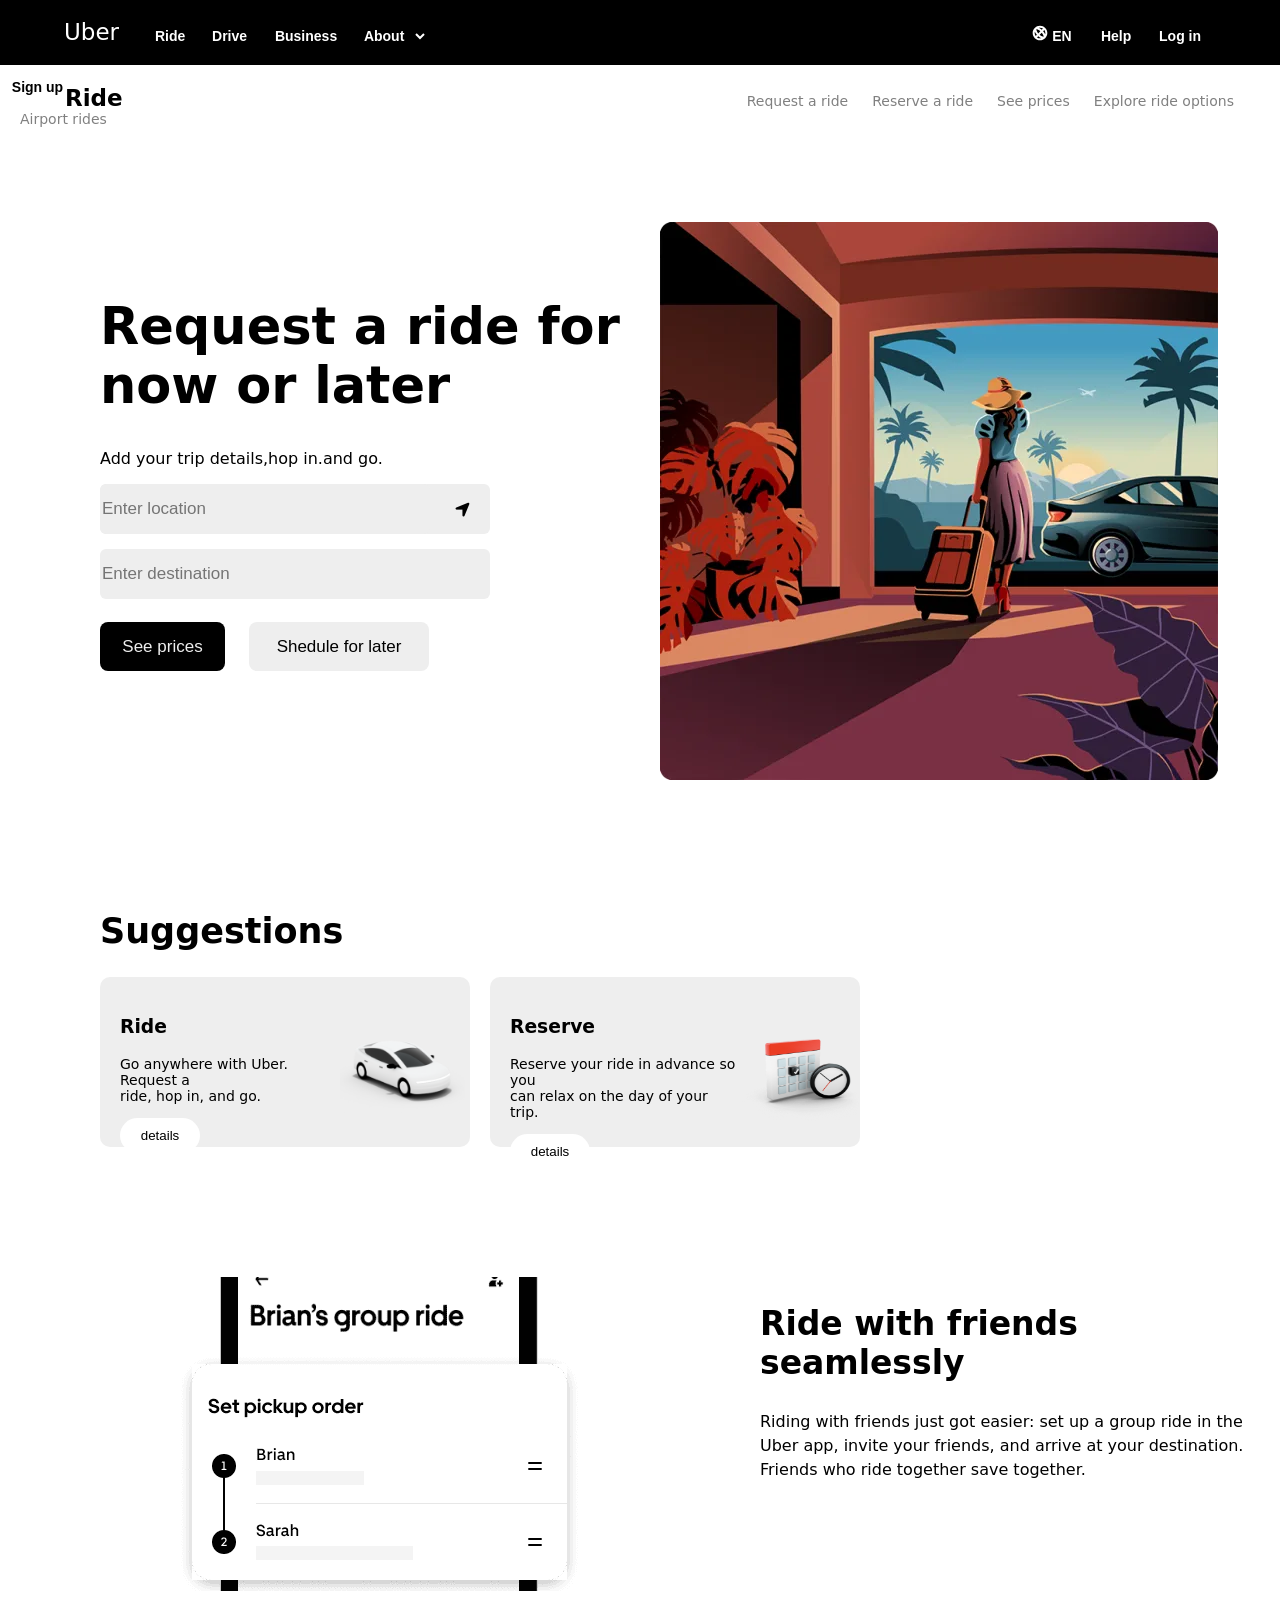
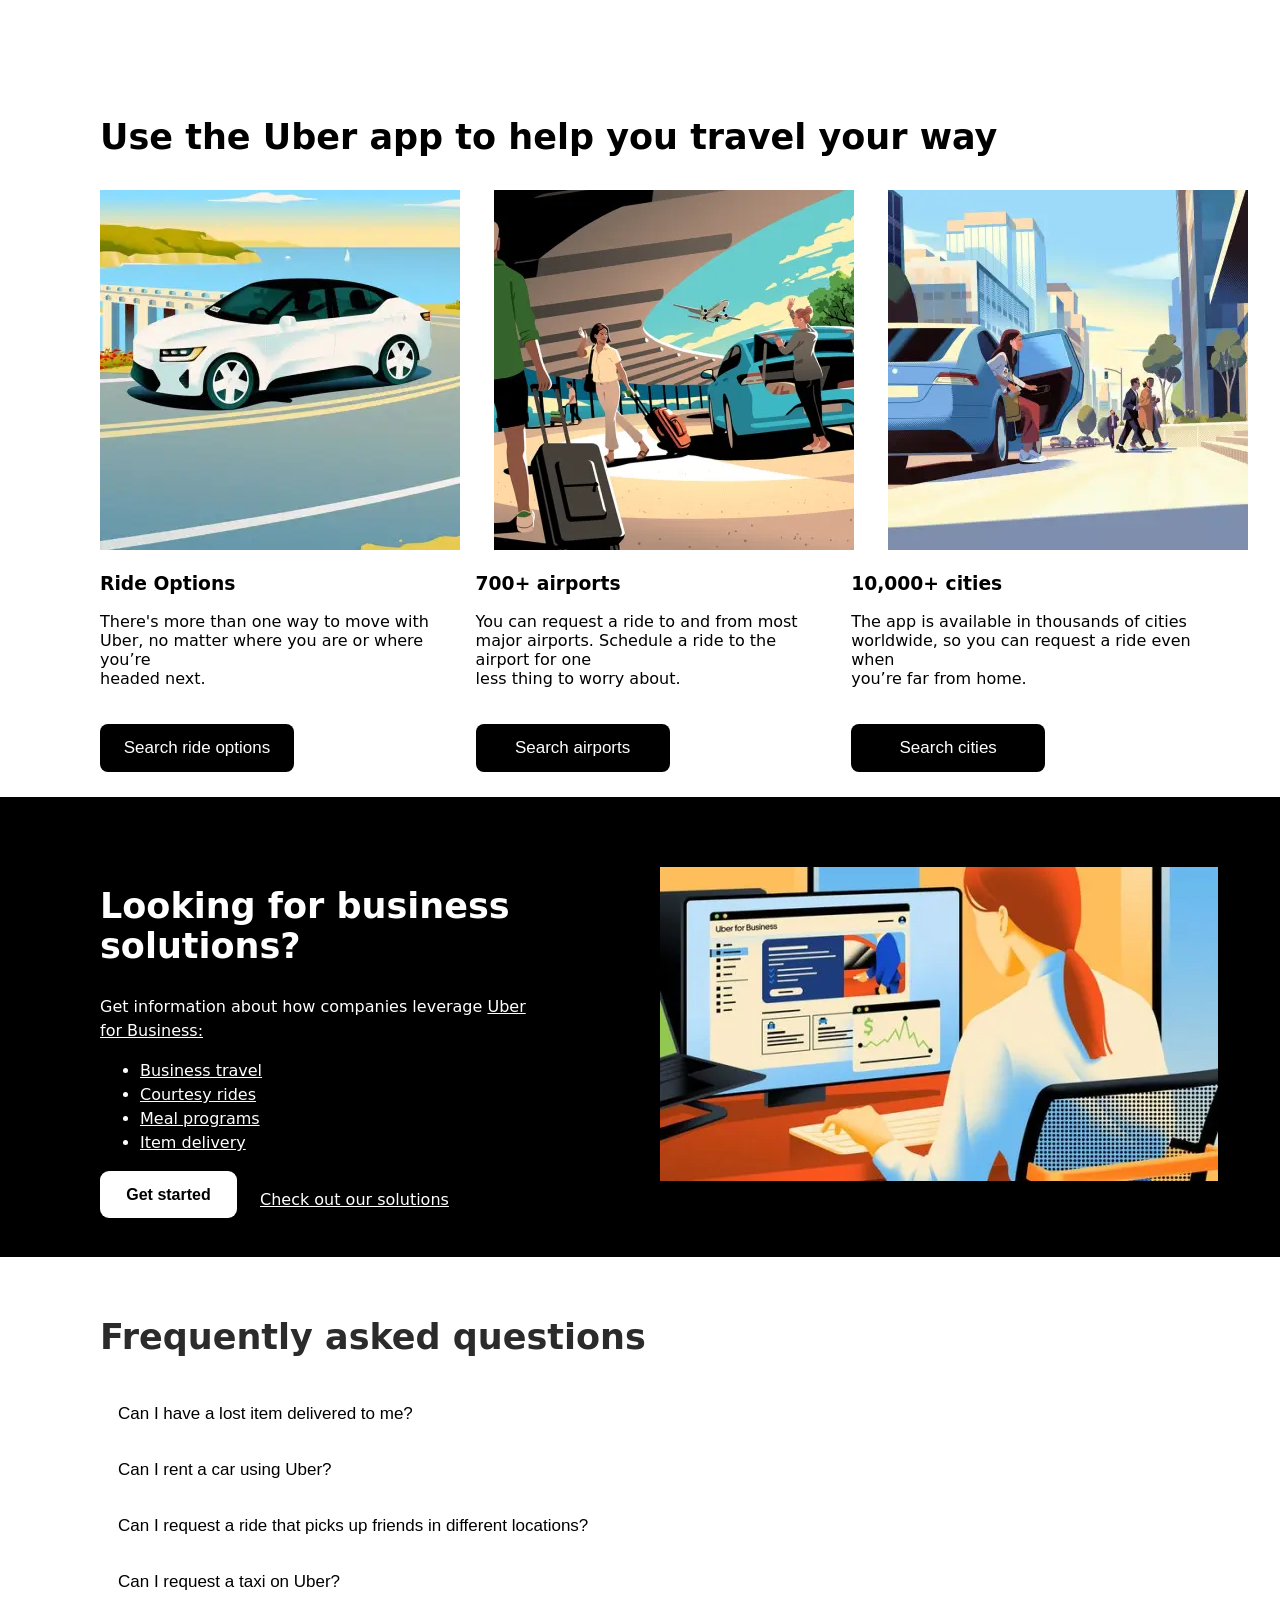
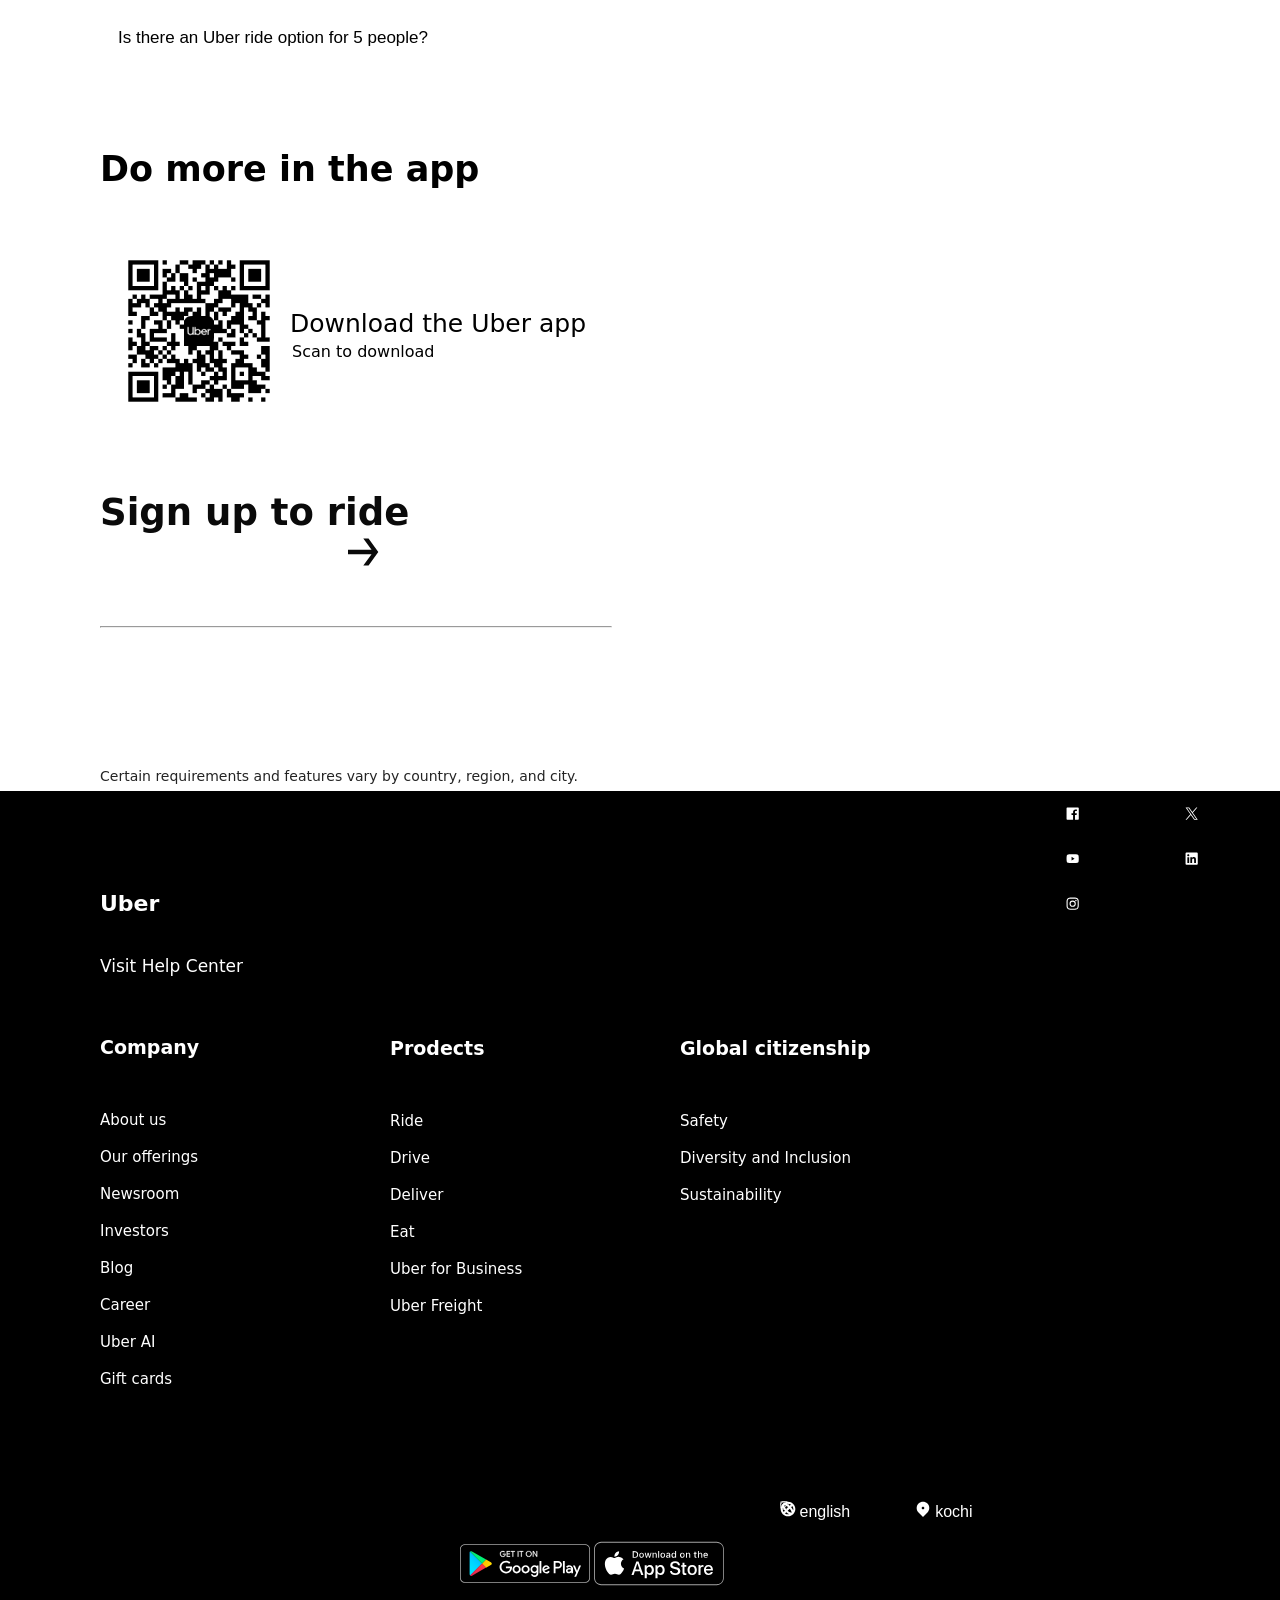
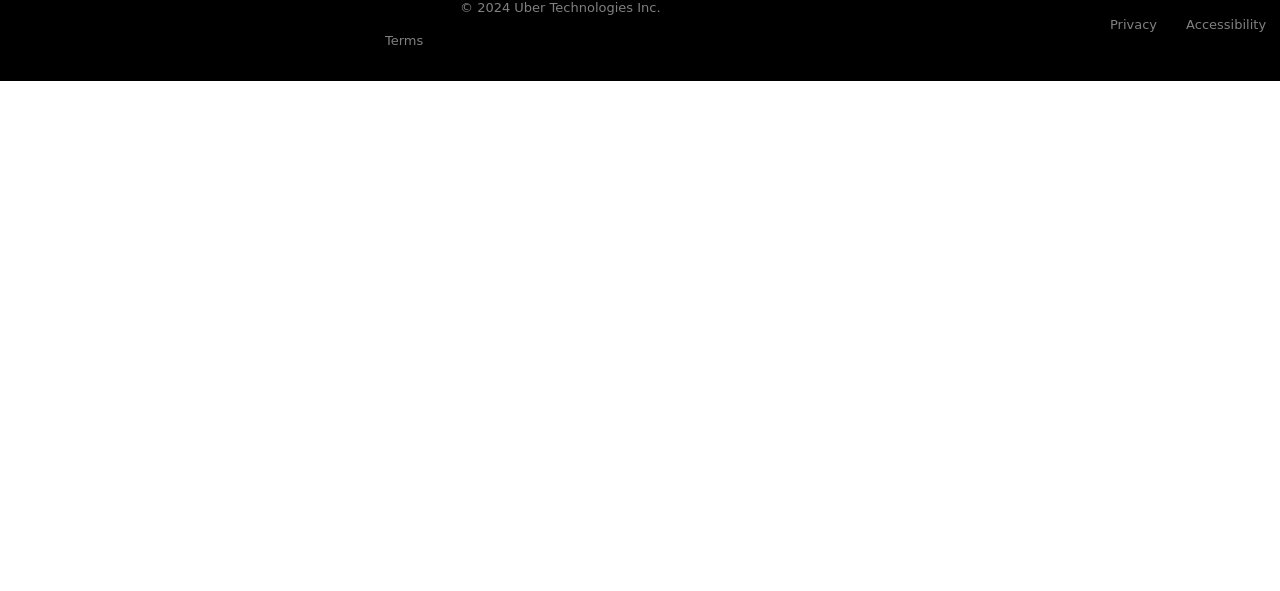
<file: index.html>
<html>
    <head>
        <title>Ride with Uber | Request Rides 24/7 | Official Uber Site</title>
        <link href="style.css" type="text/css" rel="stylesheet">
        <link rel="icon" type="image/x-icon" href="uberlogo1.jpeg">
        <link href="https://cdnjs.cloudflare.com/ajax/libs/font-awesome/6.6.0/css/all.min.css" rel="stylesheet">
    </head>
<body class="body">

<!-- header of the webpage -->

<header class="header">

    <div class="uber">Uber</div>
    <a href="https://auth.uber.com/v2/?breeze_init_req_id=056247f0-4cc4-45a6-8c85-83c1b4d7331f&breeze_local_zone=phx6&next_url=https%3A%2F%2Fm.uber.com%2Flogin-redirect%2F%3F_gl%3D1%252A55fvck%252A_gcl_au%252AMTg0OTg0ODk2MS4xNzIxNDAzMTI5%252A_ga%252AMTMxMDk4ODEwMi4xNzIxNDAyNDM1%252A_ga_XTGQLY6KPT%252AMTcyMTc1MDE4Ny4yLjAuMTcyMTc1MDE4Ny4wLjAuMA..%26marketing_vistor_id%3D65a181c5-94fb-459d-9729-e84145bae7d3%26previousPath%3D%252Flooking%26uclick_id%3D10cbf4cb-04f7-441d-afef-a6276757d476&state=JoXNA6jzzWd060MHvc8ZCj4bz3h1Wu7_Ic77whZAhIg%3D"><button class="ride" > <label for="ride" class="textx">Ride</label> </button></a>
    <a href="https://www.uber.com/in/en/drive/?uclick_id=10cbf4cb-04f7-441d-afef-a6276757d476"><button class="drive" > <label for="drive" class="textx">Drive</label> </button></a>
    <a href="https://www.uber.com/in/en/business/?uclick_id=10cbf4cb-04f7-441d-afef-a6276757d476"><button class="business" > <label for="businness" class="textx">Business</label> </button></a>
    <button class="about" > <label class="textx">About <select class="list">
        <option class="options"></option>
        <option class="white"><label>about us</label></option>
        <option class="white"><label>how uber works</label></option>
        <option class="white"><label>how uber works</label>></option>
        <option class="white"><label>impact</label>></option>
        <option class="white"><label>diversity,equity and diversion</label></option>
        <option class="white"><label>sustainability</label></option>
        <option class="white"><label>explore</label>></option>
        <option class="white"><label>news room</label>></option>
        <option class="white"><label>investor relations</label>></option>
    </select></label> </button>
    <button class="en" ><svg class="globe" width="16" height="16" viewBox="0 0 24 24" fill="none"><path d="M12 1C5.9 1 1 5.9 1 12s4.9 11 11 11 11-4.9 11-11S18.1 1 12 1Zm8 11c0 .7-.1 1.4-.3 2-.6-1.5-1.6-3.1-3-4.7l1.8-1.8c1 1.3 1.5 2.8 1.5 4.5ZM6.5 6.5c1.3 0 3.6.8 6 2.9l-3.2 3.2C7.1 9.8 6.5 7.5 6.5 6.5Zm8.1 5c2.3 2.7 2.9 5 2.9 6-1.3 0-3.6-.8-6-2.9l3.1-3.1Zm1.9-6.1-1.9 1.9c-1.6-1.4-3.2-2.4-4.7-3 .7-.2 1.3-.3 2-.3 1.8 0 3.3.5 4.6 1.4ZM4 12c0-.7.1-1.4.3-2 .6 1.5 1.6 3.1 3 4.7l-1.8 1.8C4.5 15.2 4 13.7 4 12Zm3.5 6.6 1.9-1.9c1.6 1.4 3.2 2.4 4.7 3-.7.2-1.3.3-2 .3-1.8 0-3.3-.5-4.6-1.4Z" fill="currentColor"></path></svg> <label for="en" class="textx">EN</label></button>
    <a href="https://help.uber.com/?uclick_id=10cbf4cb-04f7-441d-afef-a6276757d476&_gl=1*krtzqo*_gcl_au*MTg0OTg0ODk2MS4xNzIxNDAzMTI5*_ga*MTMxMDk4ODEwMi4xNzIxNDAyNDM1*_ga_XTGQLY6KPT*MTcyMTc1MDE4Ny4yLjEuMTcyMTc1MDM0MC4wLjAuMA.."><button class="help" > <label for="help" class="textx">Help</label></button></a>
    <a href="https://www.uber.com/in/en/ride/"><button class="login" > <label for="login" class="textx">Log in</label> </button></a>
  <a href="https://www.uber.com/in/en/ride/"><button class="signup" > <label for="signup" class="signupx">Sign up</label> </button></a>  
</header>

<!-- end of the header -->
<!-- 1st part of starting -->

<div style="width: 100%; height:20px;"></div>
    <label class="rides">Ride</label>
    <label class="first">Request a ride</label>
    <label class="rightx">Reserve a ride</label>
    <label class="rightx">See prices</label>
    <label class="rightx">Explore ride options</label>
    <label class="rightx">Airport rides</label>
    <div class="main-body">
     <div class="left">
        <h1 class="main-head"> Request a ride for<br>now or later</h1>
        <p class="para">Add your trip details,hop in.and go.</p>
        <div class="locationq" type="text" placeholder="Enter location">
        <input class="location1" type="text" placeholder="Enter location">
        <i style=" float: right;"id="hii" class="fa-solid fa-location-arrow"></i></div>
        <input class="destination" type="text" placeholder="Enter destination"> 

<!-- 1st part end   -->
<!-- 2nd part start -->

<section>
    </div>
   
    <div class="right">
        <img class="firstpic" src="uber.webp">
    </div>
    
 <div class="left2">    
    <button class="prices"><label class="pricei">See prices</label></button>
        <button class="shedule"><label class="shedulei">Shedule for later</label></button>
<label class="sug">Suggestions</label>
 </div>
 </section>
 
<!-- 2nt part ending -->
<!-- 2nd part left and right div starting -->

<section class="part2">

<div class="part2a">
<a href="https://auth.uber.com/v2/?breeze_init_req_id=a5f4769b-4256-4e6c-a71b-80fe661e3c76&breeze_local_zone=phx7&next_url=https%3A%2F%2Fm.uber.com%2Flogin-redirect%2F%3F_gl%3D1%252Akkc1w3%252A_gcl_au%252AMTg0OTg0ODk2MS4xNzIxNDAzMTI5%252A_ga%252AMTMxMDk4ODEwMi4xNzIxNDAyNDM1%252A_ga_XTGQLY6KPT%252AMTcyMTc1MDE4Ny4yLjEuMTcyMTc1MDY2MC4wLjAuMA..%26marketing_vistor_id%3D65a181c5-94fb-459d-9729-e84145bae7d3%26previousPath%3D%252Flooking%26uclick_id%3D10cbf4cb-04f7-441d-afef-a6276757d476&state=v5vSrvyPV8_5Vl8GlwSiYMTmKzELrQ3wT69KpPZnN24%3D"><img class="car" src="ride.png"></a>
    <h3 class="inbox">Ride</h3>
<p class="para2">
    Go anywhere with Uber. Request a<br>ride, hop in, and go.  
</p>
<a href="https://auth.uber.com/v2/?breeze_init_req_id=42c743cf-82e9-44b8-ad37-5e753579443b&breeze_local_zone=phx8&next_url=https%3A%2F%2Fm.uber.com%2Flogin-redirect%2F%3F_gl%3D1%252A1s0upro%252A_gcl_au%252AMTg0OTg0ODk2MS4xNzIxNDAzMTI5%252A_ga%252AMTMxMDk4ODEwMi4xNzIxNDAyNDM1%252A_ga_XTGQLY6KPT%252AMTcyMTc1MDE4Ny4yLjEuMTcyMTc1NzUxMi4wLjAuMA..%26marketing_vistor_id%3D65a181c5-94fb-459d-9729-e84145bae7d3%26previousPath%3D%252Flooking%26uclick_id%3D77ca2c98-dc22-423d-9476-bb0374c33308&state=zFhe2dReSlzSonk2YVkZfP5YyG-D0vaWRxMxUDHTxEU%3D"><button class="details">details</button></a>

</div>
<div class="part2bb">
   <a href="https://auth.uber.com/v2/?breeze_init_req_id=a5f4769b-4256-4e6c-a71b-80fe661e3c76&breeze_local_zone=phx7&next_url=https%3A%2F%2Fm.uber.com%2Flogin-redirect%2F%3F_gl%3D1%252Akkc1w3%252A_gcl_au%252AMTg0OTg0ODk2MS4xNzIxNDAzMTI5%252A_ga%252AMTMxMDk4ODEwMi4xNzIxNDAyNDM1%252A_ga_XTGQLY6KPT%252AMTcyMTc1MDE4Ny4yLjEuMTcyMTc1MDY2MC4wLjAuMA..%26marketing_vistor_id%3D65a181c5-94fb-459d-9729-e84145bae7d3%26previousPath%3D%252Flooking%26uclick_id%3D10cbf4cb-04f7-441d-afef-a6276757d476&state=v5vSrvyPV8_5Vl8GlwSiYMTmKzELrQ3wT69KpPZnN24%3D"> <img class="clock" src="clock.png"></a>
    
    <h3 class="inbox">Reserve</h3>
<p class="para2">
Reserve your ride in advance so you<br>can relax on the day of your trip.
</p>
<a href="https://auth.uber.com/v2/?breeze_init_req_id=42c743cf-82e9-44b8-ad37-5e753579443b&breeze_local_zone=phx8&next_url=https%3A%2F%2Fm.uber.com%2Flogin-redirect%2F%3F_gl%3D1%252A1s0upro%252A_gcl_au%252AMTg0OTg0ODk2MS4xNzIxNDAzMTI5%252A_ga%252AMTMxMDk4ODEwMi4xNzIxNDAyNDM1%252A_ga_XTGQLY6KPT%252AMTcyMTc1MDE4Ny4yLjEuMTcyMTc1NzUxMi4wLjAuMA..%26marketing_vistor_id%3D65a181c5-94fb-459d-9729-e84145bae7d3%26previousPath%3D%252Flooking%26uclick_id%3D77ca2c98-dc22-423d-9476-bb0374c33308&state=zFhe2dReSlzSonk2YVkZfP5YyG-D0vaWRxMxUDHTxEU%3D"><button class="details">details</button></a>
</div>
</section>
<section>
<div class="leftx2">
    <img class="landing" src="landing.webp">
</div>
<div class="rightx2">
    <h2 class="hd">Ride with friends<br>seamlessly</h2>
    <p class="content">Riding with friends just got easier: set up a group ride in the<br>Uber app, invite your friends, and arrive at your destination.<br>Friends who ride together save together.
    </p>
</div>
</section>

<!-- 2nd part left and right div ending -->
<!-- 3rd part starting -->

<section class="part3">

    <h1 class="head3">Use the Uber app to help you travel your way</h1>
    <img class="one-in-3" src="1 in 3 car.webp">
    <img class="two-in-3" src="2 in 3.webp">
    <img class="two-in-3" src="3 in 3.webp">
<div class="text1">
    <h3 class="f">Ride Options</h3>
    <p class="f">There's more than one way to move with Uber, no matter where you are or where you’re<br>headed next.</p>
   <a href="https://www.uber.com/in/en/ride/ride-options/?uclick_id=da7ffdaf-30d7-41df-adae-1891ed473cf3"> <button class="formal"><label class="mark">Search ride options</label></button></a>
</div>
<div class="text2">
    <h3 class="f">700+ airports</h3>
    <p class="f">You can request a ride to and from most major airports. Schedule a ride to the airport for one<br>less thing to worry about.</p>
   <a href="https://www.uber.com/global/en/airports/?uclick_id=da7ffdaf-30d7-41df-adae-1891ed473cf3"><button class="formal"><label class="mark">Search airports</label></button></a> 
</div>
<div class="text3">
    <h3 class="f">10,000+ cities</h3>
    <p class="f">The app is available in thousands of cities worldwide, so you can request a ride even when<br>you’re far from home.</p>
    <a href="https://www.uber.com/global/en/cities/?uclick_id=da7ffdaf-30d7-41df-adae-1891ed473cf3"><button class="formal"><label class="mark">Search cities</label></button></a>
</div>

</section>

<!-- 3rd part ending -->
<!-- 4th part starting -->

<section class="part4">

    <div class="left">
    <h1 class="part4h">Looking for business<br>solutions?</h1>
    <p class="para3">Get information about how companies leverage <a class="textwhite" href="https://www.uber.com/in/en/business/?uclick_id=da7ffdaf-30d7-41df-adae-1891ed473cf3"><u>Uber<br>for Business:</u></p></a>
    <ul class="para3">
        <a class="para3" href="https://www.uber.com/in/en/business/solutions/rides/business-travel/?uclick_id=da7ffdaf-30d7-41df-adae-1891ed473cf3"><li><u>Business travel</u></li></a>
        <a class="para3" href="https://www.uber.com/in/en/business/products/central/?uclick_id=da7ffdaf-30d7-41df-adae-1891ed473cf3"><li><u>Courtesy rides</u></li></a>
        <a class="para3" href="https://www.uber.com/in/en/business/solutions/eats/overview/?uclick_id=da7ffdaf-30d7-41df-adae-1891ed473cf3"><li><u>Meal programs</u></li></a>
        <a class="para3" href="https://merchants.ubereats.com/in/en/services/uber-direct/?uclick_id=da7ffdaf-30d7-41df-adae-1891ed473cf3"><li><u>Item delivery</u></li></a>
    </ul>
    <a href="https://www.uber.com/in/en/business/getting-started/?uclick_id=a4633bda-2b15-4187-918a-89dfd7a57b15">
        <button class="getstart"><label class="strt"> Get started</label></button></a>
<p class="solutionsx"><u>Check out our solutions</u></p>
</div>
<div class="right">
    <img class="computr" src="cumputer.webp" alt="">
</div>

</section>

<!-- 4th part ending -->
<!-- 5th part starting -->

<section class="part5">

    <h1 class="main5">Frequently asked questions
    </h1>
    <button class="accordion">Can I have a lost item delivered to me?</button>
    
    <button class="accordion">Can I rent a car using Uber?</button>
    
    <button class="accordion">Can I request a ride that picks up friends in different locations?</button>
   
    <button class="accordion">Can I request a taxi on Uber?</button>
   
    <button class="accordion">Is there an Uber ride option for 5 people?</button>
   
   
<!-- 5st part ending -->
 <!-- 6th part starting -->
</section class="part6">

    <h1 class="head6">Do more in the app</h1>
    <div class="inner6">
    <a href="https://www.uber.com/global/en/ride/app/?referrer=singular_click_id%3D34949bac-afba-472c-bd06-d855d4335105"><img class="qr-code" src="qr code.webp"></a>
    <h6 class="download">Download the Uber app</h6>
    <div class="u"><p class="f">Scan to download</p></div>
    
</div>

<!-- 6th part ending -->
<!-- 7th part starting -->

<section class="part7">

<a class="hi" href=" https://auth.uber.com/v2/?breeze_init_req_id=9e329534-db0d-470c-8f75-511cf5087a4f&breeze_local_zone=phx8&next_url=https%3A%2F%2Fm.uber.com%2Flogin-redirect%2F%3FpreviousPath%3D%252F&state=dkiLmLPHDBWrNGOOmOhURpT8sCdQOcuFGY4CdW_S5ew%3D"><h1 class="head7">Sign up to ride<svg class="arrow"width="36px" height="36px" viewBox="0 0 24 24" fill="none"><title >Arrow right</title><path d="m22.2 12-6.5 9h-3.5l5.5-7.5H2v-3h15.7L12.2 3h3.5l6.5 9Z" fill="currentColor"></path></svg></h1><br></a>
<hr>
<div class="part7b">
<label class="w">Certain requirements and features vary by country, region, and city.</label>
</div>

</section>

<!-- 7th part ending -->
<!-- starting footer of the page -->

<footer class="footer">
<div class="one">
    <a class="textwhite" href="https://www.uber.com/in/en/?uclick_id=da7ffdaf-30d7-41df-adae-1891ed473cf3"><h3 class="z">Uber</h3></a>
<a class="textwhite" href="https://help.uber.com/?uclick_id=77ca2c98-dc22-423d-9476-bb0374c33308&_gl=1*1axuovi*_gcl_au*MTg0OTg0ODk2MS4xNzIxNDAzMTI5*_ga*MTMxMDk4ODEwMi4xNzIxNDAyNDM1*_ga_XTGQLY6KPT*MTcyMTc1MDE4Ny4yLjEuMTcyMTc1NTM4OS4wLjAuMA.."><p class="x">Visit Help Center</p></a>
  <h6 class="companyhead">Company</h6>
    <p class="items">
        <a href="https://www.uber.com/in/en/about/?uclick_id=77ca2c98-dc22-423d-9476-bb0374c33308"class="aa" >About us</a> <br> <a href="https://www.uber.com/in/en/about/uber-offerings/?uclick_id=77ca2c98-dc22-423d-9476-bb0374c33308" class="aa">  Our offerings</a><br><a href="https://www.uber.com/en-GB/newsroom/" class="aa">Newsroom</a> <br><a href="https://www.uber.com/in/en/ride/" class="aa"> Investors</a><br><a href="https://www.uber.com/en-IN/blog/?uclick_id=77ca2c98-dc22-423d-9476-bb0374c33308"class="aa">Blog</a><br><a href="https://www.uber.com/in/en/careers/?uclick_id=77ca2c98-dc22-423d-9476-bb0374c33308"class="aa">Career</a><br><a href="https://www.uber.com/blog/engineering/ai/?uclick_id=77ca2c98-dc22-423d-9476-bb0374c33308"class="aa">Uber AI</a><br>      
       <a href="https://www.uber.com/in/en/gift-cards/?uclick_id=77ca2c98-dc22-423d-9476-bb0374c33308" class="aa" > Gift cards</a></p>
</div>
<div class="two">
    <h6 class="itemhead">Prodects</h6>
    <a ><p class="items"> <a href="https://www.uber.com/in/en/ride/?uclick_id=77ca2c98-dc22-423d-9476-bb0374c33308" class="aa">Ride</a> <br> <a href="https://www.uber.com/in/en/drive/?uclick_id=77ca2c98-dc22-423d-9476-bb0374c33308" class="aa" >Drive</a><br><a href="https://www.uber.com/in/en/deliver/?uclick_id=77ca2c98-dc22-423d-9476-bb0374c33308" class="aa" >Deliver</a><br> <a href="https://www.ubereats.com/?uclick_id=77ca2c98-dc22-423d-9476-bb0374c33308&marketing_vistor_id=65a181c5-94fb-459d-9729-e84145bae7d3&_gl=1*1ptg1po*_gcl_au*MTg0OTg0ODk2MS4xNzIxNDAzMTI5*_ga*MTMxMDk4ODEwMi4xNzIxNDAyNDM1*_ga_XTGQLY6KPT*MTcyMTc1MDE4Ny4yLjEuMTcyMTc1Njg4NS4wLjAuMA.." class="aa" >Eat</a><br><a href="https://www.uber.com/in/en/business/?uclick_id=77ca2c98-dc22-423d-9476-bb0374c33308" class="aa" >Uber for Business</a>  <br> <a href="https://www.uberfreight.com/?uclick_id=77ca2c98-dc22-423d-9476-bb0374c33308&_gl=1*6rtvuo*_gcl_au*MTg0OTg0ODk2MS4xNzIxNDAzMTI5*_ga*MTMxMDk4ODEwMi4xNzIxNDAyNDM1*_ga_XTGQLY6KPT*MTcyMTc1MDE4Ny4yLjEuMTcyMTc1NjkzMS4wLjAuMA..  "class="aa" > Uber Freight</p></a>
    
</div>
<div class="three">
    <h6 class="itemhead">Global citizenship</h6>
        <p class="items"><a class="aa" href="https://www.uber.com/in/en/safety/?uclick_id=77ca2c98-dc22-423d-9476-bb0374c33308">Safety</a> <br> <a href="https://www.uber.com/in/en/about/diversity/?uclick_id=77ca2c98-dc22-423d-9476-bb0374c33308" class="aa">Diversity and Inclusion</a><br> <a href="https://www.uber.com/in/en/about/sustainability/?uclick_id=77ca2c98-dc22-423d-9476-bb0374c33308"class="aa" >Sustainability</a> </p>
</div>
<div class="four">
    <h6 class="itemhead">Travel</h6>
    <p class="items"><a href="https://auth.uber.com/v2/?breeze_init_req_id=d2361e96-f4c6-4cf0-9478-761caad2324c&breeze_local_zone=phx51&next_url=https%3A%2F%2Fm.uber.com%2Flogin-redirect%2F%3F_fallback_redirect%3Dhttp%253A%252F%252Fm.uber.com%252Freserve%26mvid%3D65a181c5-94fb-459d-9729-e84145bae7d3%26previousPath%3D%252Freserve%26referrer%3Dsingular_click_id%253D08223e2b-3551-49c4-8619-cc997a0f4c56%26sl_id%3Do42y%26uclick_id%3D77ca2c98-dc22-423d-9476-bb0374c33308&state=9ICvx_m4qKejt7SaEtVcv7NV1XPo7AaxbnPS-xletBk%3D" class="aa">Reserve</a> <br> <a href="https://www.uber.com/global/en/airports/?uclick_id=77ca2c98-dc22-423d-9476-bb0374c33308" class="aa">Airports</a><br><a href="https://www.uber.com/global/en/cities/?uclick_id=77ca2c98-dc22-423d-9476-bb0374c33308" class="aa">Cities</a></p>
 </div>   
<a href="https://www.facebook.com/uber?uclick_id=a4633bda-2b15-4187-918a-89dfd7a57b15"><button class="appsbutton"><svg class="color" width="1em" height="1em" viewBox="0 0 24 24" fill="none"><title>facebook</title><path d="M21.79 1H2.21C1.54 1 1 1.54 1 2.21v19.57c0 .68.54 1.22 1.21 1.22h10.54v-8.51H9.9v-3.33h2.86V8.71c0-2.84 1.74-4.39 4.27-4.39.85 0 1.71.04 2.56.13v2.97h-1.75c-1.38 0-1.65.65-1.65 1.62v2.12h3.3l-.43 3.33h-2.89V23h5.61c.67 0 1.21-.54 1.21-1.21V2.21C23 1.54 22.46 1 21.79 1Z" fill="currentColor"></path></svg></button></a>
<a href="https://x.com/uber?uclick_id=a4633bda-2b15-4187-918a-89dfd7a57b15"><button class="appsbutton"><svg class="color" width="1em" height="1em" viewBox="0 0 24 24" fill="none"><title>twitter</title><path d="M14.094 10.317 22.28 1H20.34l-7.11 8.088L7.557 1H1.01l8.583 12.231L1.01 23H2.95l7.503-8.543L16.446 23h6.546M3.649 2.432h2.978L20.34 21.639h-2.98" fill="currentColor"></path></svg></button></a>
<a href="https://www.youtube.com/channel/UCgnxoUwDmmyzeigmmcf0hZA"><button class="appsbutton"><svg class="color" width="1em" height="1em" viewBox="0 0 24 24" fill="none"><title>youtube</title><path d="M23 12s0-3.85-.46-5.58c-.25-.95-1-1.7-1.94-1.96C18.88 4 12 4 12 4s-6.88 0-8.6.46c-.95.25-1.69 1.01-1.94 1.96C1 8.15 1 12 1 12s.04 3.85.5 5.58c.25.95 1 1.7 1.95 1.96 1.71.46 8.59.46 8.59.46s6.88 0 8.6-.46c.95-.25 1.69-1.01 1.94-1.96.46-1.73.42-5.58.42-5.58Zm-13 3.27V8.73L15.5 12 10 15.27Z" fill="currentColor"></path></svg></button></a>
<a href="https://www.linkedin.com/uas/login?session_redirect=%2Fcompany%2F1815218%3Fuclick_id%3Da4633bda-2b15-4187-918a-89dfd7a57b15"><button class="appsbutton"><svg class="color" width="1em" height="1em" viewBox="0 0 24 24" fill="none"><title>linkedin</title><path d="M21.37 1H2.62C1.73 1 1 1.71 1 2.58v18.83c0 .88.73 1.59 1.62 1.59h18.75c.9 0 1.63-.71 1.63-1.59V2.58C23 1.71 22.27 1 21.37 1ZM7.53 19.75H4.26V9.25h3.27v10.5ZM5.89 7.81C4.85 7.81 4 6.96 4 5.92s.84-1.89 1.89-1.89c1.04 0 1.89.85 1.89 1.89.01 1.04-.84 1.89-1.89 1.89Zm13.86 11.94h-3.26v-5.1c0-1.22-.02-2.78-1.7-2.78-1.7 0-1.96 1.33-1.96 2.7v5.19H9.57V9.26h3.13v1.43h.04c.44-.83 1.5-1.7 3.09-1.7 3.3 0 3.91 2.17 3.91 5v5.76h.01Z" fill="currentColor"></path></svg></button></a>
<a href="https://www.instagram.com/uber/?uclick_id=a4633bda-2b15-4187-918a-89dfd7a57b15"><button class="appsbutton"><svg class="color" width="1em" height="1em" viewBox="0 0 24 24" fill="none"><title>instagram</title><g fill="currentColor"><path d="M21.15 2.85C19.05.74 16.23 1 12 1 8.04 1 5 .69 2.85 2.85.74 4.95 1 7.77 1 12c0 3.95-.31 7 1.85 9.15C4.95 23.26 7.77 23 12 23c3.96 0 7 .31 9.15-1.85C23.25 19.05 23 16.23 23 12c0-4.31.24-7.07-1.85-9.15Zm-1.4 16.9c-1.37 1.37-3.18 1.27-7.75 1.27-4.29 0-6.34.15-7.75-1.27-1.44-1.44-1.27-3.51-1.27-7.75 0-4.23-.15-6.33 1.27-7.75C5.66 2.84 7.6 2.98 12 2.98c4.23 0 6.33-.15 7.75 1.27 1.38 1.38 1.27 3.22 1.27 7.75 0 4.24.15 6.34-1.27 7.75Z"></path><path d="M12 6.35a5.65 5.65 0 1 0 .001 11.301A5.65 5.65 0 0 0 12 6.35Zm0 9.32c-2.02 0-3.67-1.64-3.67-3.67 0-2.03 1.64-3.67 3.67-3.67 2.03 0 3.67 1.64 3.67 3.67 0 2.02-1.65 3.67-3.67 3.67ZM17.87 4.81c-.73 0-1.32.59-1.32 1.32 0 .73.59 1.32 1.32 1.32.73 0 1.32-.59 1.32-1.32 0-.73-.59-1.32-1.32-1.32Z"></path></g></svg></button></a>

<a href="https://www.uber.com/in/en/ride/"><button class="english">
<svg class="globe" width="16" height="16" viewBox="0 0 24 24" fill="none"><title>Globe</title><path d="M12 1C5.9 1 1 5.9 1 12s4.9 11 11 11 11-4.9 11-11S18.1 1 12 1Zm8 11c0 .7-.1 1.4-.3 2-.6-1.5-1.6-3.1-3-4.7l1.8-1.8c1 1.3 1.5 2.8 1.5 4.5ZM6.5 6.5c1.3 0 3.6.8 6 2.9l-3.2 3.2C7.1 9.8 6.5 7.5 6.5 6.5Zm8.1 5c2.3 2.7 2.9 5 2.9 6-1.3 0-3.6-.8-6-2.9l3.1-3.1Zm1.9-6.1-1.9 1.9c-1.6-1.4-3.2-2.4-4.7-3 .7-.2 1.3-.3 2-.3 1.8 0 3.3.5 4.6 1.4ZM4 12c0-.7.1-1.4.3-2 .6 1.5 1.6 3.1 3 4.7l-1.8 1.8C4.5 15.2 4 13.7 4 12Zm3.5 6.6 1.9-1.9c1.6 1.4 3.2 2.4 4.7 3-.7.2-1.3.3-2 .3-1.8 0-3.3-.5-4.6-1.4Z" fill="currentColor"></path><svg width="1em" height="1em" viewBox="0 0 24 24" fill="none"><title>instagram</title><g fill="currentColor"><path d="M21.15 2.85C19.05.74 16.23 1 12 1 8.04 1 5 .69 2.85 2.85.74 4.95 1 7.77 1 12c0 3.95-.31 7 1.85 9.15C4.95 23.26 7.77 23 12 23c3.96 0 7 .31 9.15-1.85C23.25 19.05 23 16.23 23 12c0-4.31.24-7.07-1.85-9.15Zm-1.4 16.9c-1.37 1.37-3.18 1.27-7.75 1.27-4.29 0-6.34.15-7.75-1.27-1.44-1.44-1.27-3.51-1.27-7.75 0-4.23-.15-6.33 1.27-7.75C5.66 2.84 7.6 2.98 12 2.98c4.23 0 6.33-.15 7.75 1.27 1.38 1.38 1.27 3.22 1.27 7.75 0 4.24.15 6.34-1.27 7.75Z"></path><path d="M12 6.35a5.65 5.65 0 1 0 .001 11.301A5.65 5.65 0 0 0 12 6.35Zm0 9.32c-2.02 0-3.67-1.64-3.67-3.67 0-2.03 1.64-3.67 3.67-3.67 2.03 0 3.67 1.64 3.67 3.67 0 2.02-1.65 3.67-3.67 3.67ZM17.87 4.81c-.73 0-1.32.59-1.32 1.32 0 .73.59 1.32 1.32 1.32.73 0 1.32-.59 1.32-1.32 0-.73-.59-1.32-1.32-1.32Z"></path></g><svg width="1em" height="1em" viewBox="0 0 24 24" fill="none"><title>instagram</title><g fill="currentColor"><path d="M21.15 2.85C19.05.74 16.23 1 12 1 8.04 1 5 .69 2.85 2.85.74 4.95 1 7.77 1 12c0 3.95-.31 7 1.85 9.15C4.95 23.26 7.77 23 12 23c3.96 0 7 .31 9.15-1.85C23.25 19.05 23 16.23 23 12c0-4.31.24-7.07-1.85-9.15Zm-1.4 16.9c-1.37 1.37-3.18 1.27-7.75 1.27-4.29 0-6.34.15-7.75-1.27-1.44-1.44-1.27-3.51-1.27-7.75 0-4.23-.15-6.33 1.27-7.75C5.66 2.84 7.6 2.98 12 2.98c4.23 0 6.33-.15 7.75 1.27 1.38 1.38 1.27 3.22 1.27 7.75 0 4.24.15 6.34-1.27 7.75Z"></path><path d="M12 6.35a5.65 5.65 0 1 0 .001 11.301A5.65 5.65 0 0 0 12 6.35Zm0 9.32c-2.02 0-3.67-1.64-3.67-3.67 0-2.03 1.64-3.67 3.67-3.67 2.03 0 3.67 1.64 3.67 3.67 0 2.02-1.65 3.67-3.67 3.67ZM17.87 4.81c-.73 0-1.32.59-1.32 1.32 0 .73.59 1.32 1.32 1.32.73 0 1.32-.59 1.32-1.32 0-.73-.59-1.32-1.32-1.32Z"></path></g></svg></svg></svg> 
<label class="eng">english</label>
</button></a>
<a href="https://www.uber.com/in/en/ride/">
<button class="location">
<svg class="locate" width="16" height="16" viewBox="0 0 24 24" fill="none"><title>Location marker</title><path d="M18.7 3.8C15 .1 9 .1 5.3 3.8c-3.7 3.7-3.7 9.8 0 13.5L12 24l6.7-6.8c3.7-3.6 3.7-9.7 0-13.4ZM12 12.5c-1.1 0-2-.9-2-2s.9-2 2-2 2 .9 2 2-.9 2-2 2Z" fill="currentColor"></path></svg>
<label class="loc">kochi</label>
</button></a>
<div class="last">
    <a href="https://play.google.com/store/apps/details?gl=US&hl=en_US&id=com.ubercab&referrer=singular_click_id%3D5666fe44-2717-462d-a114-a4634899590f"><img class="app1" src="googleplay.svg"></a>
    <a href="https://apps.apple.com/us/app/uber-request-a-ride/id368677368?referrer=singular_click_id%3Dc2c73b06-0948-446c-bbb3-d1d108cad1b3"><img class="app2" src="appstore.svg"></a>
<div class="final">
    <label class="end">© 2024 Uber Technologies Inc.</label>
    <a class="textwhite" href="https://www.uber.com/legal/en/document/?name=privacy-notice&country=india&lang=en"><label class="ends">Privacy</label></a>
    <a class="textwhite" href="https://www.uber.com/in/en/about/accessibility/?uclick_id=77ca2c98-dc22-423d-9476-bb0374c33308"><label class="endx">Accessibility</label></a>
    <a class="textwhite" href="https://www.uber.com/legal/en/document/?name=general-terms-of-use&country=india&lang=en"><label class="endx"> Terms</label></a>
</div>
</div>
</footer>
<!-- closing footer of the page -->
</body>
</html>
</file>
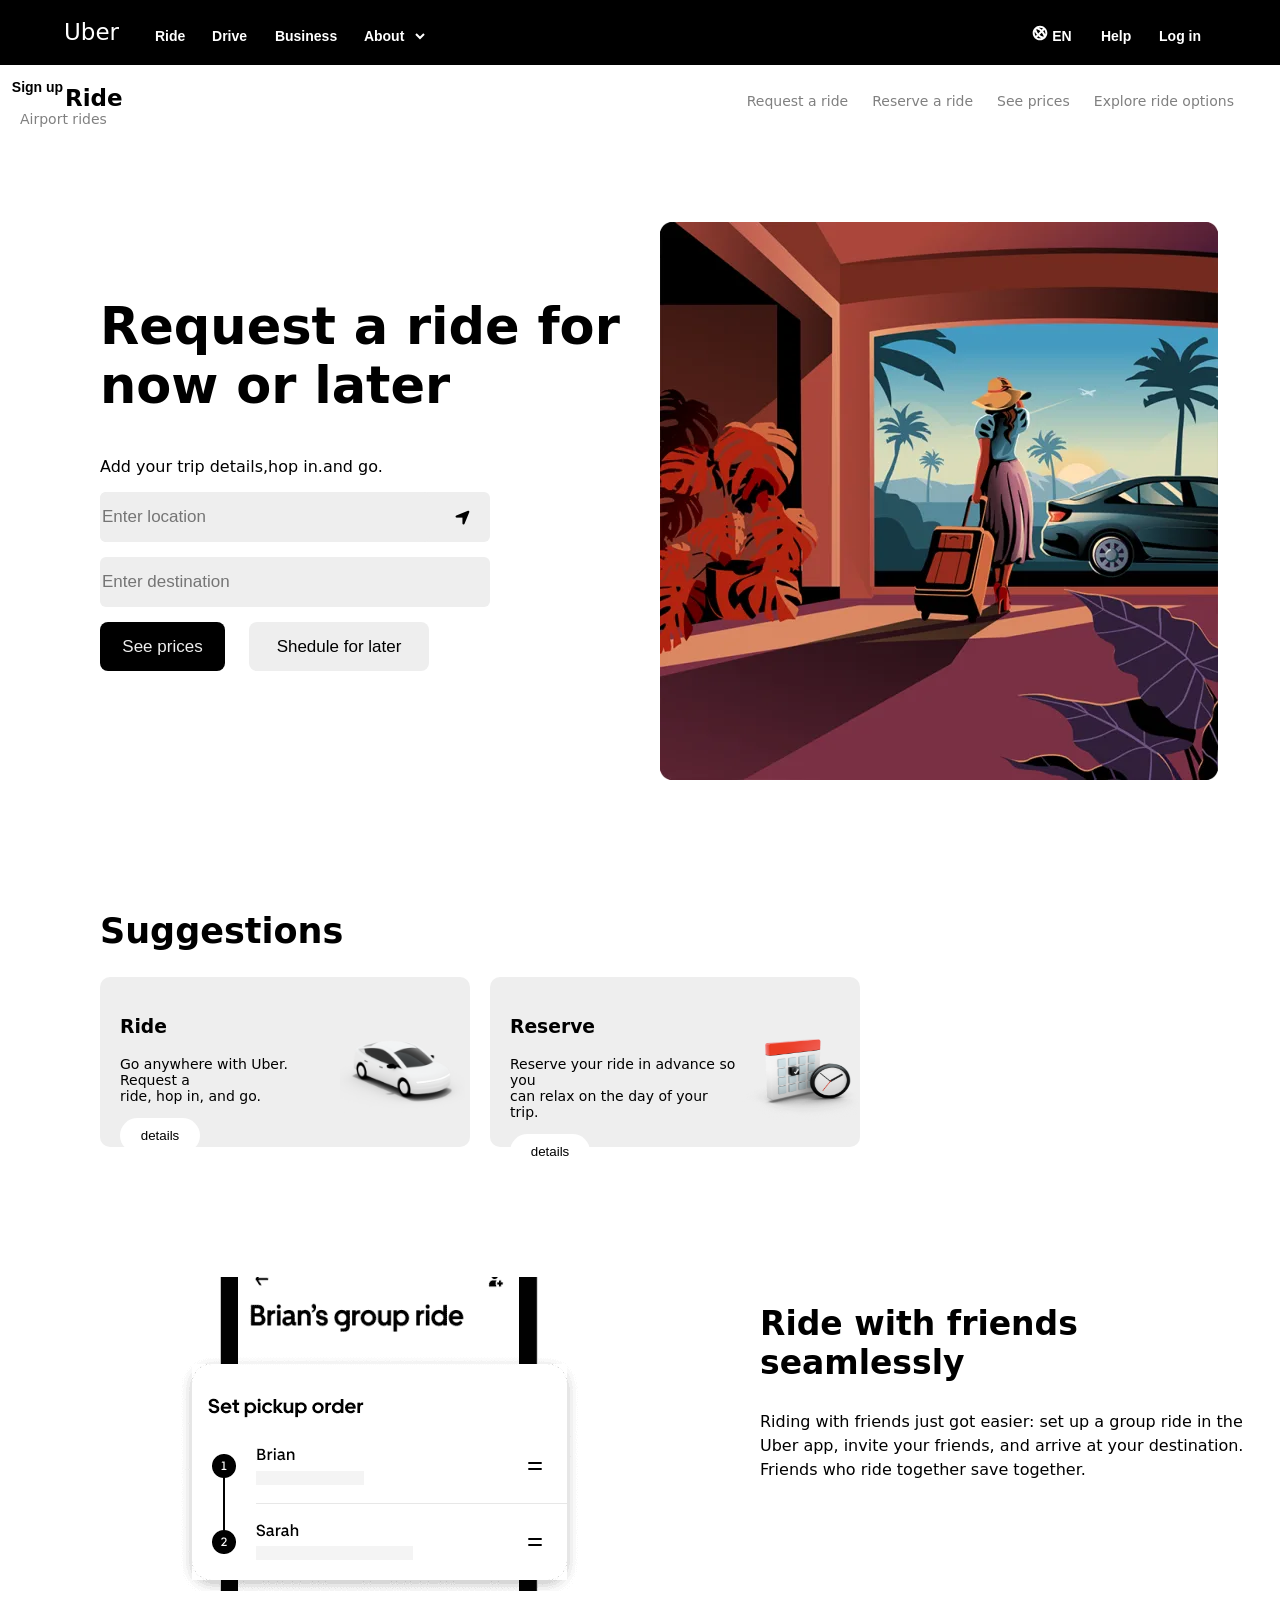
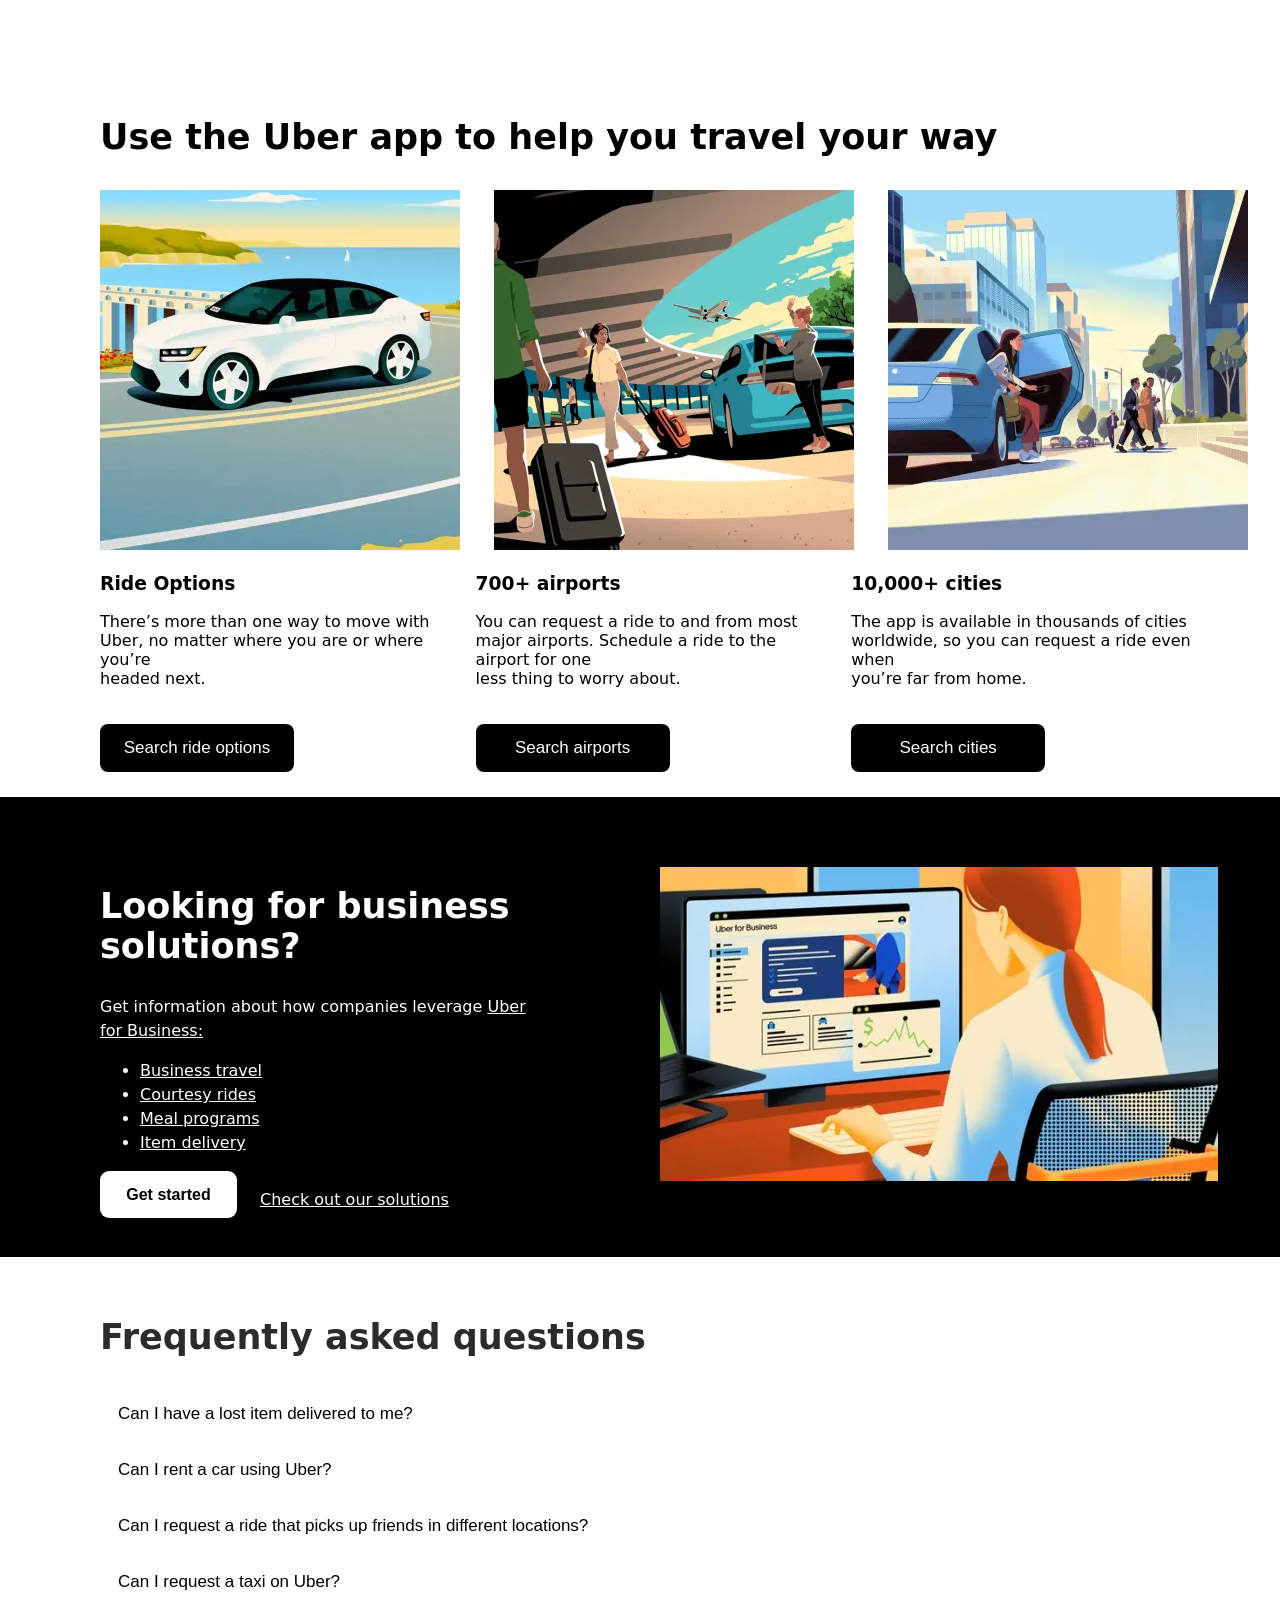
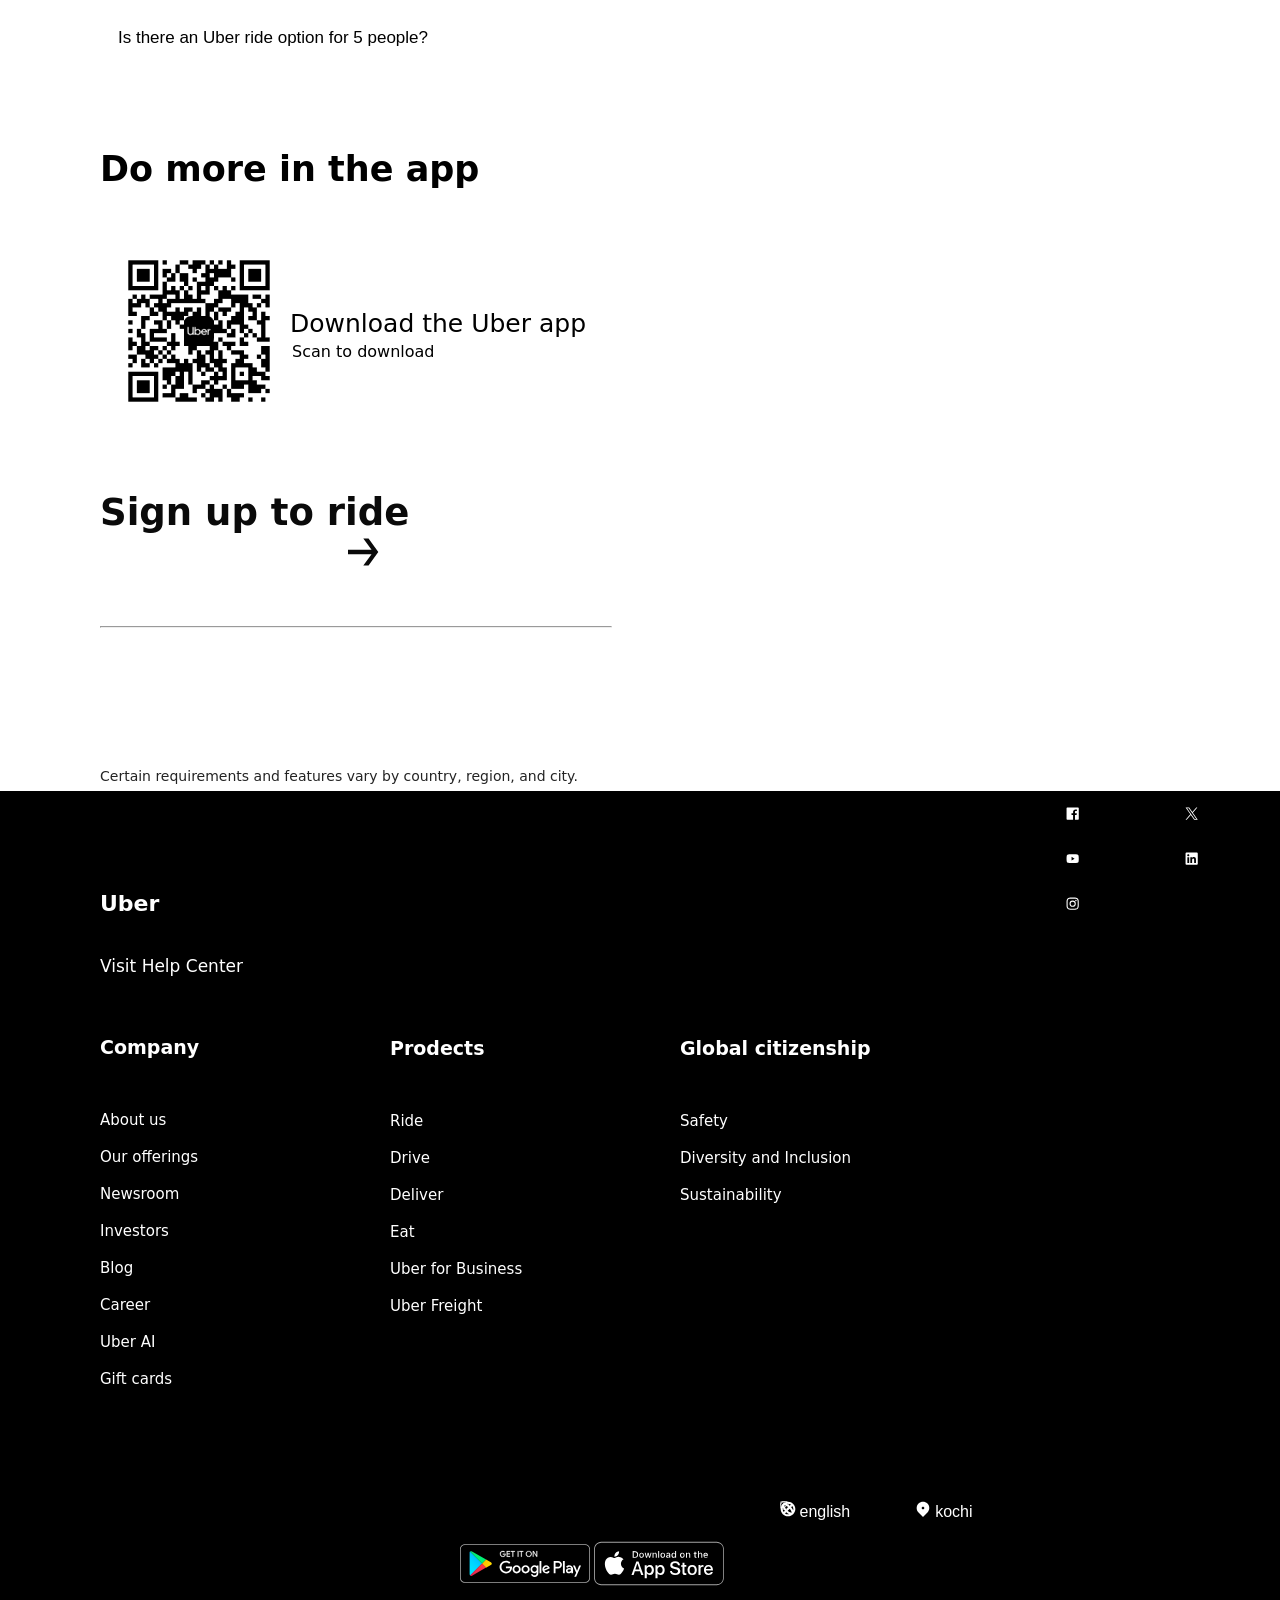
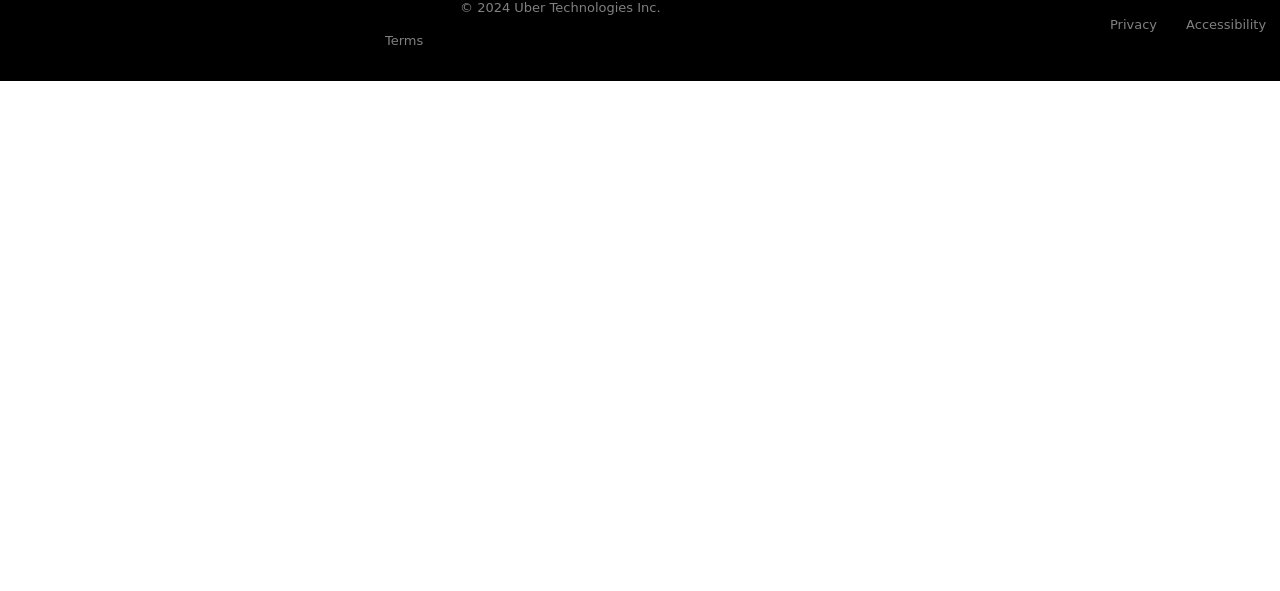
<file: intex.html>
<html>
    <head>
        <title>Ride with Uber | Request Rides 24/7 | Official Uber Site</title>
        <link href="style.css" type="text/css" rel="stylesheet">
        <link rel="icon" type="image/x-icon" href="uberlogo1.jpeg">
        <link href="https://cdnjs.cloudflare.com/ajax/libs/font-awesome/6.6.0/css/all.min.css" rel="stylesheet">
    </head>
    <body class="body">
        <div class="header">
    <div class="uber">Uber</div>
    <a href="https://auth.uber.com/v2/?breeze_init_req_id=056247f0-4cc4-45a6-8c85-83c1b4d7331f&breeze_local_zone=phx6&next_url=https%3A%2F%2Fm.uber.com%2Flogin-redirect%2F%3F_gl%3D1%252A55fvck%252A_gcl_au%252AMTg0OTg0ODk2MS4xNzIxNDAzMTI5%252A_ga%252AMTMxMDk4ODEwMi4xNzIxNDAyNDM1%252A_ga_XTGQLY6KPT%252AMTcyMTc1MDE4Ny4yLjAuMTcyMTc1MDE4Ny4wLjAuMA..%26marketing_vistor_id%3D65a181c5-94fb-459d-9729-e84145bae7d3%26previousPath%3D%252Flooking%26uclick_id%3D10cbf4cb-04f7-441d-afef-a6276757d476&state=JoXNA6jzzWd060MHvc8ZCj4bz3h1Wu7_Ic77whZAhIg%3D"><button class="ride" > <label for="ride" class="textx">Ride</label> </button></a>
    <a href="https://www.uber.com/in/en/drive/?uclick_id=10cbf4cb-04f7-441d-afef-a6276757d476"><button class="drive" > <label for="drive" class="textx">Drive</label> </button></a>
    <a href="https://www.uber.com/in/en/business/?uclick_id=10cbf4cb-04f7-441d-afef-a6276757d476"><button class="business" > <label for="businness" class="textx">Business</label> </button></a>
    <button class="about" > <label class="textx">About <select class="list">
        <option class="options"></option>
        <option class="white"><label>about us</label></option>
        <option class="white"><label>how uber works</label></option>
        <option class="white"><label>how uber works</label>></option>
        <option class="white"><label>impact</label>></option>
        <option class="white"><label>diversity,equity and diversion</label></option>
        <option class="white"><label>sustainability</label></option>
        <option class="white"><label>explore</label>></option>
        <option class="white"><label>news room</label>></option>
        <option class="white"><label>investor relations</label>></option>

    </select></label> </button>
    <button class="en" ><svg class="globe" width="16" height="16" viewBox="0 0 24 24" fill="none"><path d="M12 1C5.9 1 1 5.9 1 12s4.9 11 11 11 11-4.9 11-11S18.1 1 12 1Zm8 11c0 .7-.1 1.4-.3 2-.6-1.5-1.6-3.1-3-4.7l1.8-1.8c1 1.3 1.5 2.8 1.5 4.5ZM6.5 6.5c1.3 0 3.6.8 6 2.9l-3.2 3.2C7.1 9.8 6.5 7.5 6.5 6.5Zm8.1 5c2.3 2.7 2.9 5 2.9 6-1.3 0-3.6-.8-6-2.9l3.1-3.1Zm1.9-6.1-1.9 1.9c-1.6-1.4-3.2-2.4-4.7-3 .7-.2 1.3-.3 2-.3 1.8 0 3.3.5 4.6 1.4ZM4 12c0-.7.1-1.4.3-2 .6 1.5 1.6 3.1 3 4.7l-1.8 1.8C4.5 15.2 4 13.7 4 12Zm3.5 6.6 1.9-1.9c1.6 1.4 3.2 2.4 4.7 3-.7.2-1.3.3-2 .3-1.8 0-3.3-.5-4.6-1.4Z" fill="currentColor"></path></svg> <label for="en" class="textx">EN</label></button>
    <a href="https://help.uber.com/?uclick_id=10cbf4cb-04f7-441d-afef-a6276757d476&_gl=1*krtzqo*_gcl_au*MTg0OTg0ODk2MS4xNzIxNDAzMTI5*_ga*MTMxMDk4ODEwMi4xNzIxNDAyNDM1*_ga_XTGQLY6KPT*MTcyMTc1MDE4Ny4yLjEuMTcyMTc1MDM0MC4wLjAuMA.."><button class="help" > <label for="help" class="textx">Help</label></button></a>
    <a href="https://www.uber.com/in/en/ride/"><button class="login" > <label for="login" class="textx">Log in</label> </button></a>
  <a href="https://www.uber.com/in/en/ride/"><button class="signup" > <label for="signup" class="signupx">Sign up</label> </button></a>  
</div>

<div style="width: 100%; height:20px;"></div>
    <label class="rides">Ride</label>
    <label class="first">Request a ride</label>
    <label class="rightx">Reserve a ride</label>
    <label class="rightx">See prices</label>
    <label class="rightx">Explore ride options</label>
    <label class="rightx">Airport rides</label>
    <div class="main-body">
    <section>
     <div class="left">
        <h1 class="main-head"> Request a ride for<br>now or later</h1>
        <p class="para">Add your trip details,hop in.and go.</p>
        <div class="locationq" type="text" placeholder="Enter location">
        <input class="location1" type="text" placeholder="Enter location">
        <i style=" float: right;"id="hii" class="fa-solid fa-location-arrow"></i></div>
        <input class="destination" type="text" placeholder="Enter destination"> 
        
    </div>
   
    <div class="right">
        <img class="firstpic" src="uber.webp">
    </div>
    
 <div class="left2">    
    <button class="prices"><label class="pricei">See prices</label></button>
        <button class="shedule"><label class="shedulei">Shedule for later</label></button>
<label class="sug">Suggestions</label>
 </div>
 </section>
<section class="part2">

<div class="part2a">
<a href="https://auth.uber.com/v2/?breeze_init_req_id=a5f4769b-4256-4e6c-a71b-80fe661e3c76&breeze_local_zone=phx7&next_url=https%3A%2F%2Fm.uber.com%2Flogin-redirect%2F%3F_gl%3D1%252Akkc1w3%252A_gcl_au%252AMTg0OTg0ODk2MS4xNzIxNDAzMTI5%252A_ga%252AMTMxMDk4ODEwMi4xNzIxNDAyNDM1%252A_ga_XTGQLY6KPT%252AMTcyMTc1MDE4Ny4yLjEuMTcyMTc1MDY2MC4wLjAuMA..%26marketing_vistor_id%3D65a181c5-94fb-459d-9729-e84145bae7d3%26previousPath%3D%252Flooking%26uclick_id%3D10cbf4cb-04f7-441d-afef-a6276757d476&state=v5vSrvyPV8_5Vl8GlwSiYMTmKzELrQ3wT69KpPZnN24%3D"><img class="car" src="ride.png"></a>
    <h3 class="inbox">Ride</h3>
<p class="para2">
    Go anywhere with Uber. Request a<br>ride, hop in, and go.  
</p>
<a href="https://auth.uber.com/v2/?breeze_init_req_id=42c743cf-82e9-44b8-ad37-5e753579443b&breeze_local_zone=phx8&next_url=https%3A%2F%2Fm.uber.com%2Flogin-redirect%2F%3F_gl%3D1%252A1s0upro%252A_gcl_au%252AMTg0OTg0ODk2MS4xNzIxNDAzMTI5%252A_ga%252AMTMxMDk4ODEwMi4xNzIxNDAyNDM1%252A_ga_XTGQLY6KPT%252AMTcyMTc1MDE4Ny4yLjEuMTcyMTc1NzUxMi4wLjAuMA..%26marketing_vistor_id%3D65a181c5-94fb-459d-9729-e84145bae7d3%26previousPath%3D%252Flooking%26uclick_id%3D77ca2c98-dc22-423d-9476-bb0374c33308&state=zFhe2dReSlzSonk2YVkZfP5YyG-D0vaWRxMxUDHTxEU%3D"><button class="details">details</button></a>

</div>
<div class="part2bb">
   <a href="https://auth.uber.com/v2/?breeze_init_req_id=a5f4769b-4256-4e6c-a71b-80fe661e3c76&breeze_local_zone=phx7&next_url=https%3A%2F%2Fm.uber.com%2Flogin-redirect%2F%3F_gl%3D1%252Akkc1w3%252A_gcl_au%252AMTg0OTg0ODk2MS4xNzIxNDAzMTI5%252A_ga%252AMTMxMDk4ODEwMi4xNzIxNDAyNDM1%252A_ga_XTGQLY6KPT%252AMTcyMTc1MDE4Ny4yLjEuMTcyMTc1MDY2MC4wLjAuMA..%26marketing_vistor_id%3D65a181c5-94fb-459d-9729-e84145bae7d3%26previousPath%3D%252Flooking%26uclick_id%3D10cbf4cb-04f7-441d-afef-a6276757d476&state=v5vSrvyPV8_5Vl8GlwSiYMTmKzELrQ3wT69KpPZnN24%3D"> <img class="clock" src="clock.png"></a>
    
    <h3 class="inbox">Reserve</h3>
<p class="para2">
Reserve your ride in advance so you<br>can relax on the day of your trip.
</p>
<a href="https://auth.uber.com/v2/?breeze_init_req_id=42c743cf-82e9-44b8-ad37-5e753579443b&breeze_local_zone=phx8&next_url=https%3A%2F%2Fm.uber.com%2Flogin-redirect%2F%3F_gl%3D1%252A1s0upro%252A_gcl_au%252AMTg0OTg0ODk2MS4xNzIxNDAzMTI5%252A_ga%252AMTMxMDk4ODEwMi4xNzIxNDAyNDM1%252A_ga_XTGQLY6KPT%252AMTcyMTc1MDE4Ny4yLjEuMTcyMTc1NzUxMi4wLjAuMA..%26marketing_vistor_id%3D65a181c5-94fb-459d-9729-e84145bae7d3%26previousPath%3D%252Flooking%26uclick_id%3D77ca2c98-dc22-423d-9476-bb0374c33308&state=zFhe2dReSlzSonk2YVkZfP5YyG-D0vaWRxMxUDHTxEU%3D"><button class="details">details</button></a>
</div>
</section>
<section>
<div class="leftx2">
    <img class="landing" src="landing.webp">
</div>
<div class="rightx2">
    <h2 class="hd">Ride with friends<br>seamlessly</h2>
    <p class="content">Riding with friends just got easier: set up a group ride in the<br>Uber app, invite your friends, and arrive at your destination.<br>Friends who ride together save together.
    </p>
</div>
</section>
<section class="part3">

    <h1 class="head3">Use the Uber app to help you travel your way</h1>
    <img class="one-in-3" src="1 in 3 car.webp">
    <img class="two-in-3" src="2 in 3.webp">
    <img class="two-in-3" src="3 in 3.webp">
<div class="text1">
    <h3 class="f">Ride Options</h3>
    <p class="f">There’s more than one way to move with Uber, no matter where you are or where you’re<br>headed next.</p>
   <a href="https://www.uber.com/in/en/ride/ride-options/?uclick_id=da7ffdaf-30d7-41df-adae-1891ed473cf3"> <button class="formal"><label class="mark">Search ride options</label></button></a>
</div>
<div class="text2">
    <h3 class="f">700+ airports</h3>
    <p class="f">You can request a ride to and from most major airports. Schedule a ride to the airport for one<br>less thing to worry about.</p>
   <a href="https://www.uber.com/global/en/airports/?uclick_id=da7ffdaf-30d7-41df-adae-1891ed473cf3"><button class="formal"><label class="mark">Search airports</label></button></a> 
</div>
<div class="text3">
    <h3 class="f">10,000+ cities</h3>
    <p class="f">The app is available in thousands of cities worldwide, so you can request a ride even when<br>you’re far from home.</p>
    <a href="https://www.uber.com/global/en/cities/?uclick_id=da7ffdaf-30d7-41df-adae-1891ed473cf3"><button class="formal"><label class="mark">Search cities</label></button></a>
</div>

</section>
<section class="part4">

    <div class="left">
    <h1 class="part4h">Looking for business<br>solutions?</h1>
    <p class="para3">Get information about how companies leverage <a class="textwhite" href="https://www.uber.com/in/en/business/?uclick_id=da7ffdaf-30d7-41df-adae-1891ed473cf3"><u>Uber<br>for Business:</u></p></a>
    <ul class="para3">
        <a class="para3" href="https://www.uber.com/in/en/business/solutions/rides/business-travel/?uclick_id=da7ffdaf-30d7-41df-adae-1891ed473cf3"><li><u>Business travel</u></li></a>
        <a class="para3" href="https://www.uber.com/in/en/business/products/central/?uclick_id=da7ffdaf-30d7-41df-adae-1891ed473cf3"><li><u>Courtesy rides</u></li></a>
        <a class="para3" href="https://www.uber.com/in/en/business/solutions/eats/overview/?uclick_id=da7ffdaf-30d7-41df-adae-1891ed473cf3"><li><u>Meal programs</u></li></a>
        <a class="para3" href="https://merchants.ubereats.com/in/en/services/uber-direct/?uclick_id=da7ffdaf-30d7-41df-adae-1891ed473cf3"><li><u>Item delivery</u></li></a>
    </ul>
    <a href="https://www.uber.com/in/en/business/getting-started/?uclick_id=a4633bda-2b15-4187-918a-89dfd7a57b15">
        <button class="getstart"><label class="strt"> Get started</label></button></a>
<p class="solutionsx"><u>Check out our solutions</u></p>
</div>
<div class="right">
    <img class="computr" src="cumputer.webp" alt="">
</div>

</section>
<section class="part5">

    <h1 class="main5">Frequently asked questions
    </h1>
    <button class="accordion">Can I have a lost item delivered to me?</button>
    
    <button class="accordion">Can I rent a car using Uber?</button>
    
    <button class="accordion">Can I request a ride that picks up friends in different locations?</button>
   
    <button class="accordion">Can I request a taxi on Uber?</button>
   
    <button class="accordion">Is there an Uber ride option for 5 people?</button>
   
   

</section class="part6">

    <h1 class="head6">Do more in the app</h1>
    <div class="inner6">
    <a href="https://www.uber.com/global/en/ride/app/?referrer=singular_click_id%3D34949bac-afba-472c-bd06-d855d4335105"><img class="qr-code" src="qr code.webp"></a>
    <h6 class="download">Download the Uber app</h6>
    <div class="u"><p class="f">Scan to download</p></div>
    
</div>

<section class="part7">

<a class="hi" href=" https://auth.uber.com/v2/?breeze_init_req_id=9e329534-db0d-470c-8f75-511cf5087a4f&breeze_local_zone=phx8&next_url=https%3A%2F%2Fm.uber.com%2Flogin-redirect%2F%3FpreviousPath%3D%252F&state=dkiLmLPHDBWrNGOOmOhURpT8sCdQOcuFGY4CdW_S5ew%3D"><h1 class="head7">Sign up to ride<svg class="arrow"width="36px" height="36px" viewBox="0 0 24 24" fill="none"><title >Arrow right</title><path d="m22.2 12-6.5 9h-3.5l5.5-7.5H2v-3h15.7L12.2 3h3.5l6.5 9Z" fill="currentColor"></path></svg></h1><br></a>
<hr>
<div class="part7b">
<label class="w">Certain requirements and features vary by country, region, and city.</label>
</div>

</section>
<footer class="footer" style="width: 100%; height: 800px; background: black;">
<div class="one">
    <a class="textwhite" href="https://www.uber.com/in/en/?uclick_id=da7ffdaf-30d7-41df-adae-1891ed473cf3"><h3 class="z">Uber</h3></a>
<a class="textwhite" href="https://help.uber.com/?uclick_id=77ca2c98-dc22-423d-9476-bb0374c33308&_gl=1*1axuovi*_gcl_au*MTg0OTg0ODk2MS4xNzIxNDAzMTI5*_ga*MTMxMDk4ODEwMi4xNzIxNDAyNDM1*_ga_XTGQLY6KPT*MTcyMTc1MDE4Ny4yLjEuMTcyMTc1NTM4OS4wLjAuMA.."><p class="x">Visit Help Center</p></a>
  <h6 class="companyhead">Company</h6>
    <p class="items">
        <a href="https://www.uber.com/in/en/about/?uclick_id=77ca2c98-dc22-423d-9476-bb0374c33308"class="aa" >About us</a> <br> <a href="https://www.uber.com/in/en/about/uber-offerings/?uclick_id=77ca2c98-dc22-423d-9476-bb0374c33308" class="aa">  Our offerings</a><br><a href="https://www.uber.com/en-GB/newsroom/" class="aa">Newsroom</a> <br><a href="https://www.uber.com/in/en/ride/" class="aa"> Investors</a><br><a href="https://www.uber.com/en-IN/blog/?uclick_id=77ca2c98-dc22-423d-9476-bb0374c33308"class="aa">Blog</a><br><a href="https://www.uber.com/in/en/careers/?uclick_id=77ca2c98-dc22-423d-9476-bb0374c33308"class="aa">Career</a><br><a href="https://www.uber.com/blog/engineering/ai/?uclick_id=77ca2c98-dc22-423d-9476-bb0374c33308"class="aa">Uber AI</a><br>      
       <a href="https://www.uber.com/in/en/gift-cards/?uclick_id=77ca2c98-dc22-423d-9476-bb0374c33308" class="aa" > Gift cards</a></p>
</div>
<div class="two">
    <h6 class="itemhead">Prodects</h6>
    <a ><p class="items"> <a href="https://www.uber.com/in/en/ride/?uclick_id=77ca2c98-dc22-423d-9476-bb0374c33308" class="aa">Ride</a> <br> <a href="https://www.uber.com/in/en/drive/?uclick_id=77ca2c98-dc22-423d-9476-bb0374c33308" class="aa" >Drive</a><br><a href="https://www.uber.com/in/en/deliver/?uclick_id=77ca2c98-dc22-423d-9476-bb0374c33308" class="aa" >Deliver</a><br> <a href="https://www.ubereats.com/?uclick_id=77ca2c98-dc22-423d-9476-bb0374c33308&marketing_vistor_id=65a181c5-94fb-459d-9729-e84145bae7d3&_gl=1*1ptg1po*_gcl_au*MTg0OTg0ODk2MS4xNzIxNDAzMTI5*_ga*MTMxMDk4ODEwMi4xNzIxNDAyNDM1*_ga_XTGQLY6KPT*MTcyMTc1MDE4Ny4yLjEuMTcyMTc1Njg4NS4wLjAuMA.." class="aa" >Eat</a><br><a href="https://www.uber.com/in/en/business/?uclick_id=77ca2c98-dc22-423d-9476-bb0374c33308" class="aa" >Uber for Business</a>  <br> <a href="https://www.uberfreight.com/?uclick_id=77ca2c98-dc22-423d-9476-bb0374c33308&_gl=1*6rtvuo*_gcl_au*MTg0OTg0ODk2MS4xNzIxNDAzMTI5*_ga*MTMxMDk4ODEwMi4xNzIxNDAyNDM1*_ga_XTGQLY6KPT*MTcyMTc1MDE4Ny4yLjEuMTcyMTc1NjkzMS4wLjAuMA..  "class="aa" > Uber Freight</p></a>
    
</div>
<div class="three">
    <h6 class="itemhead">Global citizenship</h6>
        <p class="items"><a class="aa" href="https://www.uber.com/in/en/safety/?uclick_id=77ca2c98-dc22-423d-9476-bb0374c33308">Safety</a> <br> <a href="https://www.uber.com/in/en/about/diversity/?uclick_id=77ca2c98-dc22-423d-9476-bb0374c33308" class="aa">Diversity and Inclusion</a><br> <a href="https://www.uber.com/in/en/about/sustainability/?uclick_id=77ca2c98-dc22-423d-9476-bb0374c33308"class="aa" >Sustainability</a> </p>
</div>
<div class="four">
    <h6 class="itemhead">Travel</h6>
    <p class="items"><a href="https://auth.uber.com/v2/?breeze_init_req_id=d2361e96-f4c6-4cf0-9478-761caad2324c&breeze_local_zone=phx51&next_url=https%3A%2F%2Fm.uber.com%2Flogin-redirect%2F%3F_fallback_redirect%3Dhttp%253A%252F%252Fm.uber.com%252Freserve%26mvid%3D65a181c5-94fb-459d-9729-e84145bae7d3%26previousPath%3D%252Freserve%26referrer%3Dsingular_click_id%253D08223e2b-3551-49c4-8619-cc997a0f4c56%26sl_id%3Do42y%26uclick_id%3D77ca2c98-dc22-423d-9476-bb0374c33308&state=9ICvx_m4qKejt7SaEtVcv7NV1XPo7AaxbnPS-xletBk%3D" class="aa">Reserve</a> <br> <a href="https://www.uber.com/global/en/airports/?uclick_id=77ca2c98-dc22-423d-9476-bb0374c33308" class="aa">Airports</a><br><a href="https://www.uber.com/global/en/cities/?uclick_id=77ca2c98-dc22-423d-9476-bb0374c33308" class="aa">Cities</a></p>
 </div>   
<a href="https://www.facebook.com/uber?uclick_id=a4633bda-2b15-4187-918a-89dfd7a57b15"><button class="appsbutton"><svg class="color" width="1em" height="1em" viewBox="0 0 24 24" fill="none"><title>facebook</title><path d="M21.79 1H2.21C1.54 1 1 1.54 1 2.21v19.57c0 .68.54 1.22 1.21 1.22h10.54v-8.51H9.9v-3.33h2.86V8.71c0-2.84 1.74-4.39 4.27-4.39.85 0 1.71.04 2.56.13v2.97h-1.75c-1.38 0-1.65.65-1.65 1.62v2.12h3.3l-.43 3.33h-2.89V23h5.61c.67 0 1.21-.54 1.21-1.21V2.21C23 1.54 22.46 1 21.79 1Z" fill="currentColor"></path></svg></button></a>
<a href="https://x.com/uber?uclick_id=a4633bda-2b15-4187-918a-89dfd7a57b15"><button class="appsbutton"><svg class="color" width="1em" height="1em" viewBox="0 0 24 24" fill="none"><title>twitter</title><path d="M14.094 10.317 22.28 1H20.34l-7.11 8.088L7.557 1H1.01l8.583 12.231L1.01 23H2.95l7.503-8.543L16.446 23h6.546M3.649 2.432h2.978L20.34 21.639h-2.98" fill="currentColor"></path></svg></button></a>
<a href="https://www.youtube.com/channel/UCgnxoUwDmmyzeigmmcf0hZA"><button class="appsbutton"><svg class="color" width="1em" height="1em" viewBox="0 0 24 24" fill="none"><title>youtube</title><path d="M23 12s0-3.85-.46-5.58c-.25-.95-1-1.7-1.94-1.96C18.88 4 12 4 12 4s-6.88 0-8.6.46c-.95.25-1.69 1.01-1.94 1.96C1 8.15 1 12 1 12s.04 3.85.5 5.58c.25.95 1 1.7 1.95 1.96 1.71.46 8.59.46 8.59.46s6.88 0 8.6-.46c.95-.25 1.69-1.01 1.94-1.96.46-1.73.42-5.58.42-5.58Zm-13 3.27V8.73L15.5 12 10 15.27Z" fill="currentColor"></path></svg></button></a>
<a href="https://www.linkedin.com/uas/login?session_redirect=%2Fcompany%2F1815218%3Fuclick_id%3Da4633bda-2b15-4187-918a-89dfd7a57b15"><button class="appsbutton"><svg class="color" width="1em" height="1em" viewBox="0 0 24 24" fill="none"><title>linkedin</title><path d="M21.37 1H2.62C1.73 1 1 1.71 1 2.58v18.83c0 .88.73 1.59 1.62 1.59h18.75c.9 0 1.63-.71 1.63-1.59V2.58C23 1.71 22.27 1 21.37 1ZM7.53 19.75H4.26V9.25h3.27v10.5ZM5.89 7.81C4.85 7.81 4 6.96 4 5.92s.84-1.89 1.89-1.89c1.04 0 1.89.85 1.89 1.89.01 1.04-.84 1.89-1.89 1.89Zm13.86 11.94h-3.26v-5.1c0-1.22-.02-2.78-1.7-2.78-1.7 0-1.96 1.33-1.96 2.7v5.19H9.57V9.26h3.13v1.43h.04c.44-.83 1.5-1.7 3.09-1.7 3.3 0 3.91 2.17 3.91 5v5.76h.01Z" fill="currentColor"></path></svg></button></a>
<a href="https://www.instagram.com/uber/?uclick_id=a4633bda-2b15-4187-918a-89dfd7a57b15"><button class="appsbutton"><svg class="color" width="1em" height="1em" viewBox="0 0 24 24" fill="none"><title>instagram</title><g fill="currentColor"><path d="M21.15 2.85C19.05.74 16.23 1 12 1 8.04 1 5 .69 2.85 2.85.74 4.95 1 7.77 1 12c0 3.95-.31 7 1.85 9.15C4.95 23.26 7.77 23 12 23c3.96 0 7 .31 9.15-1.85C23.25 19.05 23 16.23 23 12c0-4.31.24-7.07-1.85-9.15Zm-1.4 16.9c-1.37 1.37-3.18 1.27-7.75 1.27-4.29 0-6.34.15-7.75-1.27-1.44-1.44-1.27-3.51-1.27-7.75 0-4.23-.15-6.33 1.27-7.75C5.66 2.84 7.6 2.98 12 2.98c4.23 0 6.33-.15 7.75 1.27 1.38 1.38 1.27 3.22 1.27 7.75 0 4.24.15 6.34-1.27 7.75Z"></path><path d="M12 6.35a5.65 5.65 0 1 0 .001 11.301A5.65 5.65 0 0 0 12 6.35Zm0 9.32c-2.02 0-3.67-1.64-3.67-3.67 0-2.03 1.64-3.67 3.67-3.67 2.03 0 3.67 1.64 3.67 3.67 0 2.02-1.65 3.67-3.67 3.67ZM17.87 4.81c-.73 0-1.32.59-1.32 1.32 0 .73.59 1.32 1.32 1.32.73 0 1.32-.59 1.32-1.32 0-.73-.59-1.32-1.32-1.32Z"></path></g></svg></button></a>

<a href="https://www.uber.com/in/en/ride/"><button class="english">
<svg class="globe" width="16" height="16" viewBox="0 0 24 24" fill="none"><title>Globe</title><path d="M12 1C5.9 1 1 5.9 1 12s4.9 11 11 11 11-4.9 11-11S18.1 1 12 1Zm8 11c0 .7-.1 1.4-.3 2-.6-1.5-1.6-3.1-3-4.7l1.8-1.8c1 1.3 1.5 2.8 1.5 4.5ZM6.5 6.5c1.3 0 3.6.8 6 2.9l-3.2 3.2C7.1 9.8 6.5 7.5 6.5 6.5Zm8.1 5c2.3 2.7 2.9 5 2.9 6-1.3 0-3.6-.8-6-2.9l3.1-3.1Zm1.9-6.1-1.9 1.9c-1.6-1.4-3.2-2.4-4.7-3 .7-.2 1.3-.3 2-.3 1.8 0 3.3.5 4.6 1.4ZM4 12c0-.7.1-1.4.3-2 .6 1.5 1.6 3.1 3 4.7l-1.8 1.8C4.5 15.2 4 13.7 4 12Zm3.5 6.6 1.9-1.9c1.6 1.4 3.2 2.4 4.7 3-.7.2-1.3.3-2 .3-1.8 0-3.3-.5-4.6-1.4Z" fill="currentColor"></path><svg width="1em" height="1em" viewBox="0 0 24 24" fill="none"><title>instagram</title><g fill="currentColor"><path d="M21.15 2.85C19.05.74 16.23 1 12 1 8.04 1 5 .69 2.85 2.85.74 4.95 1 7.77 1 12c0 3.95-.31 7 1.85 9.15C4.95 23.26 7.77 23 12 23c3.96 0 7 .31 9.15-1.85C23.25 19.05 23 16.23 23 12c0-4.31.24-7.07-1.85-9.15Zm-1.4 16.9c-1.37 1.37-3.18 1.27-7.75 1.27-4.29 0-6.34.15-7.75-1.27-1.44-1.44-1.27-3.51-1.27-7.75 0-4.23-.15-6.33 1.27-7.75C5.66 2.84 7.6 2.98 12 2.98c4.23 0 6.33-.15 7.75 1.27 1.38 1.38 1.27 3.22 1.27 7.75 0 4.24.15 6.34-1.27 7.75Z"></path><path d="M12 6.35a5.65 5.65 0 1 0 .001 11.301A5.65 5.65 0 0 0 12 6.35Zm0 9.32c-2.02 0-3.67-1.64-3.67-3.67 0-2.03 1.64-3.67 3.67-3.67 2.03 0 3.67 1.64 3.67 3.67 0 2.02-1.65 3.67-3.67 3.67ZM17.87 4.81c-.73 0-1.32.59-1.32 1.32 0 .73.59 1.32 1.32 1.32.73 0 1.32-.59 1.32-1.32 0-.73-.59-1.32-1.32-1.32Z"></path></g><svg width="1em" height="1em" viewBox="0 0 24 24" fill="none"><title>instagram</title><g fill="currentColor"><path d="M21.15 2.85C19.05.74 16.23 1 12 1 8.04 1 5 .69 2.85 2.85.74 4.95 1 7.77 1 12c0 3.95-.31 7 1.85 9.15C4.95 23.26 7.77 23 12 23c3.96 0 7 .31 9.15-1.85C23.25 19.05 23 16.23 23 12c0-4.31.24-7.07-1.85-9.15Zm-1.4 16.9c-1.37 1.37-3.18 1.27-7.75 1.27-4.29 0-6.34.15-7.75-1.27-1.44-1.44-1.27-3.51-1.27-7.75 0-4.23-.15-6.33 1.27-7.75C5.66 2.84 7.6 2.98 12 2.98c4.23 0 6.33-.15 7.75 1.27 1.38 1.38 1.27 3.22 1.27 7.75 0 4.24.15 6.34-1.27 7.75Z"></path><path d="M12 6.35a5.65 5.65 0 1 0 .001 11.301A5.65 5.65 0 0 0 12 6.35Zm0 9.32c-2.02 0-3.67-1.64-3.67-3.67 0-2.03 1.64-3.67 3.67-3.67 2.03 0 3.67 1.64 3.67 3.67 0 2.02-1.65 3.67-3.67 3.67ZM17.87 4.81c-.73 0-1.32.59-1.32 1.32 0 .73.59 1.32 1.32 1.32.73 0 1.32-.59 1.32-1.32 0-.73-.59-1.32-1.32-1.32Z"></path></g></svg></svg></svg> 
<label class="eng">english</label>
</button></a>
<a href="https://www.uber.com/in/en/ride/">
<button class="location">
<svg class="locate" width="16" height="16" viewBox="0 0 24 24" fill="none"><title>Location marker</title><path d="M18.7 3.8C15 .1 9 .1 5.3 3.8c-3.7 3.7-3.7 9.8 0 13.5L12 24l6.7-6.8c3.7-3.6 3.7-9.7 0-13.4ZM12 12.5c-1.1 0-2-.9-2-2s.9-2 2-2 2 .9 2 2-.9 2-2 2Z" fill="currentColor"></path></svg>
<label class="loc">kochi</label>
</button></a>
<div class="last">
    <a href="https://play.google.com/store/apps/details?gl=US&hl=en_US&id=com.ubercab&referrer=singular_click_id%3D5666fe44-2717-462d-a114-a4634899590f"><img class="app1" src="googleplay.svg"></a>
    <a href="https://apps.apple.com/us/app/uber-request-a-ride/id368677368?referrer=singular_click_id%3Dc2c73b06-0948-446c-bbb3-d1d108cad1b3"><img class="app2" src="appstore.svg"></a>
<div class="final">
    <label class="end">© 2024 Uber Technologies Inc.</label>
    <a class="textwhite" href="https://www.uber.com/legal/en/document/?name=privacy-notice&country=india&lang=en"><label class="ends">Privacy</label></a>
    <a class="textwhite" href="https://www.uber.com/in/en/about/accessibility/?uclick_id=77ca2c98-dc22-423d-9476-bb0374c33308"><label class="endx">Accessibility</label></a>
    <a class="textwhite" href="https://www.uber.com/legal/en/document/?name=general-terms-of-use&country=india&lang=en"><label class="endx"> Terms</label></a>
</div>
</div>
</div>
</footer>
</body>
</html>
</file>
<file: style.css>
.header{
    width: 100%;
    height: 65px;
    background: black;
}
.body{
    margin: 0;
}
.uber{
    font-family: UberMove, UberMoveText, system-ui, "Helvetica Neue", Helvetica, Arial, sans-serif;
    color: white;  
    margin-left: 64px;
    font-size: 23px;
    padding-top: 19px;
    float: left;
}
.ride{
margin-top: 17px;
height: 34px;
margin-left: 25px;
width: 52px;
border-radius: 20px;
border-style: none;
background: black;

}
.ride:hover{
    background: rgb(48, 47, 47);
}
.textx{
    color:white;
    font-size: 14px;
    font-weight: 550;
}
.drive {
    margin-top: 17px;
    height: 34px;
    width: 59px;
    border-radius: 20px;
    border-style: none;
    background: black;
}
.drive:hover{
    background: rgb(48, 47, 47);
}
.business{
    margin-top: 17px;
    height: 34px;
    width: 86px;
    border-radius: 20px;
    border-style: none;
    background: black;
}
.business:hover{
    background: rgb(48, 47, 47);
}
.about{
    margin-top: 17px;
    height: 34px;
    width: 86px;
    border-radius: 20px;
    border-style: none;
    background: black;
}
.about:hover{
    background: rgb(48, 47, 47);
}
.list{
    width: 20px;
    background: black;
    color: rgb(255, 255, 255);
    border-style: none;
    border-color: black;
}
.list:hover{
    background: rgb(48, 47, 47);
}
.en{
    margin-top: 17px;
    height: 34px;
    width: 60px;
    border-radius: 20px;
    border-style: none;
    background: black;
    margin-left: 579px;
}
.en:hover{
    background: rgb(48, 47, 47);
}
.help{
    margin-top: 17px;
    height: 34px;
    width: 60px;
    border-radius: 20px;
    border-style: none;
    background: black;
}
.help:hover{
    background: rgb(48, 47, 47);
}
.login{
    margin-top: 17px;
    height: 34px;
    width: 60px;
    border-radius: 20px;
    border-style: none;
    background: black;
}
.login:hover{
    background: rgb(48, 47, 47);
}
.signup{
    margin-top: 17px;
    height: 34px;
    width: 75px;
    border-radius: 20px;
    border-style: none;
    background: rgb(255, 255, 255);
}
.signup:hover{
    background: rgb(214, 211, 211);
}
.signupx{
    font-size: 14px;
    font-weight: 550;
}
.white{
    background: rgb(153, 153, 153);
}

.rides{ 
    margin-left: 65px;
    font-size: 23px;
    font-family: system-ui, "Helvetica Neue", Helvetica, Arial, sans-serif;
    font-weight: bold; 
    padding-top: 43px;

}
.first{
    font-family: system-ui, "Helvetica Neue", Helvetica, Arial, sans-serif;
    margin-left: 620px;
    color: gray;
    font-size: 14;
}
.rightx{
    font-family:  system-ui, "Helvetica Neue", Helvetica, Arial, sans-serif;
    margin-left: 20px;
    color: gray;
    font-size: 14;
}
.main-body{
    width: 100%;
    height: 4000px;
 }
.left{
    width: 50%;
    float: left;
    height: 495px;
  
}
.right{
    width: 50%;
    height: 495px;
    float: left;
}
.main-head{
    font-family: UberMove, UberMoveText, system-ui, "Helvetica Neue", Helvetica, Arial, sans-serif;
    font-weight: 600;
    margin-left: 100px;
    margin-top: 170px;
    font-size: 51;
}  
.para{
    margin-left: 100px;
    font-family: UberMove, UberMoveText, system-ui, "Helvetica Neue", Helvetica, Arial, sans-serif;
   
}
.locationq{
    margin-left: 100px;
    height: 50px;
    width: 390;
    background:rgb(238, 238, 238);
    border-radius: 6px;
    border-style: none;
    font-size: 17px;
}
#hii{
    float: right;
    margin-right: 20px;
    margin-top: 17px;
}
.destination{
    margin-left: 100px;
    height: 50px;
    width: 390;
    background: rgb(238, 238, 238);
    border-radius: 6px;
    margin-top: 15px;
    border-style: none;
    font-size: 17px;

}
.left2{
    width: 100%;
    height: 750px;
 }
 .prices:hover{
    background: #292929;
 }
.prices{
border-radius: 8px;
width: 125px;
height: 49px;
margin-left: 100px;
background: black;
border-style: none;
}
.details{
    width: 80px;
    height: 35px;
    border-radius: 22px;
    background-color: rgb(255, 255, 255);
    border-style: none;
    margin-left: 20px;
}
.shedule{
    border-radius: 8px;
    width: 180px;
    height: 49px;
    margin-left: 20px;
    background: rgb(238, 238, 238);
    border-style: none;
}
.pricei{
    color:rgb(238, 238, 238);
    font-size: 17px;
}
.shedulei{
    font-size: 17px;
}
.firstpic{

    margin-left: 20px;
    margin-top: 95px;
    border-radius: 11px;
}
.shedule:hover{
    background: rgb(205, 206, 206);
}
.part2{
    width: 100%;
    height: 400px;
}

.sug {
    margin-left: 100px;
    font-size: 35px;
    font-family: UberMove, UberMoveText, system-ui, "Helvetica Neue", Helvetica, Arial, sans-serif;
    font-weight: 900;
    padding-top: 240px;
    display: flow;

}
.part2a{
    width: 370px;
    height: 170px;
    background:rgb(238, 238, 238);
    margin-left: 100px;
    margin-top: 100px;
    border-radius: 10px;
    float: left;
}
.inbox{

    margin-left: 20px;
    padding-top: 20px;
    font-family: UberMove, UberMoveText, system-ui, "Helvetica Neue", Helvetica, Arial, sans-serif;
   
}
.para2{
    
    padding-top: 1px;
    margin-left: 20px;
    font-size: 14px;
    font-family: UberMove, UberMoveText, system-ui, "Helvetica Neue", Helvetica, Arial, sans-serif;
   
}
.part2b{
    width: 400px;
    height: 170px;
    background:rgb(238, 238, 238);
    margin-left: 100px;
    margin-top: 100px;
    border-radius: 10px;
    float: left;
}
.part2bb{
    width: 370px;
    height: 170px;
    background:rgb(238, 238, 238);
    margin-left: 20px;
    margin-top: 100px;
    border-radius: 10px;
    float: left;

}
.details:hover{
    background: #e0e0e0;
}
.car{
    float: right;
    height: 130;
    margin-top: 27px;
}
.clock{
    height: 107px;
    width: 124px;
    float: right;
    margin-top: 44px;
}
.landing{
    margin-left: 100px;
}
.leftx2{
    width: 50%;
    height: 400px;
    float: left;
}
.rightx2{
    width: 50%;
    height: 400px;
    float: left;
}
.hd{

    font-family: UberMove, UberMoveText, system-ui, "Helvetica Neue", Helvetica, Arial, sans-serif;
    font-size: 33px;
    margin-left: 120px;
}
.content{
    font-family: UberMove, UberMoveText, system-ui, "Helvetica Neue", Helvetica, Arial, sans-serif;
    margin-left: 120px;
    font-size: 16px;
    line-height: 24px;
}
.part3{
    width: 100%;
    height: 680px;
}
.head3{
    margin-left: 100;
    font-size: 35px;
    font-family: UberMove, UberMoveText, system-ui, "Helvetica Neue", Helvetica, Arial, sans-serif;
    margin-top: 440px;
    margin-bottom: 33px;
}
.one-in-3{
    margin-left: 100px;
}
.two-in-3{
    margin-left: 30px;

}
.text1{
    margin-left: 100px;
    float: left;
    width: 27%;
    height: 120px;
}
.text2{
    margin-left: 30px;
    width: 27%;
    height: 120px;
    float: left;
}
.text3{
    margin-left: 30px;
    width: 27%;
    height: 120px;
   float: left;
}
.formal{

    width: 194px;
    height: 48px;
    background: black;
    border-radius: 8px;
    margin-top: 20px;
    border-style: none;
}
.mark{
    color: white;
    font-size: 17px;
}
.f{
    font-family: UberMove, UberMoveText, system-ui, "Helvetica Neue", Helvetica, Arial, sans-serif; 
}
.part4{
    width: 100%;
    height: 460px;
    background: black;
}
.part4h{    color: white;
    font-family: UberMove, UberMoveText, system-ui, "Helvetica Neue", Helvetica, Arial, sans-serif;
    margin-left: 100px;
    margin-top: 19px;
    padding-top: 70px;
    font-size: 35;
}
.para3{
    margin-left: 100px;
    color: rgb(255, 255, 255);
    text-decoration: none;
    font-family: UberMove, UberMoveText, system-ui, "Helvetica Neue", Helvetica, Arial, sans-serif;
    line-height: 24px;  
}
.textwhite{
    color: white;
    text-decoration: none;
}
.getstart{
    cursor: pointer;
    margin-left: 100px;
    height: 47px;
    width: 137px;
    background: white;
    border-radius: 9px;
    border-style: none;

}
.strt{
    font-size: 16px;
    font-weight: 600;
    cursor: pointer;
}
.solutionsx{
    cursor: pointer;
    color: white;
    font-family: UberMove, UberMoveText, system-ui, "Helvetica Neue", Helvetica, Arial, sans-serif;
    padding-left: 260px;
    margin-top: -34px;
    font-size: 16px;
    line-height: 32px;

}
.computr{

    margin-top: 70px;
    margin-left: 20px;
}
.main5{

    margin-top: 60px;
    font-family: UberMove, UberMoveText, system-ui, "Helvetica Neue", Helvetica, Arial, sans-serif;
    margin-left: 100px;
    font-size: 35;
    color: #2b2b2b;

}
.lists{
    margin-left: 100px;
    line-height: 60px;
    font-family: UberMove, UberMoveText, system-ui, "Helvetica Neue", Helvetica, Arial, sans-serif;
    list-style: none;
}
.part6{
    width: 100%;
    height: 420px;
    background: rgb(238, 238, 238);
}
.head6{
    margin-left: 100;
    font-size: 35px;
    font-family: UberMove, UberMoveText, system-ui, "Helvetica Neue", Helvetica, Arial, sans-serif;
    margin-bottom: -17px;
    padding-top: 60px;
}
.inner6 {
    width: 557px;
    height: 200px;
    background: white;
    margin-left: 100px;
}
.qr-code{
    margin-left: 24px;
    margin-top: 25px;
    float: left;
}
.download{
    font-weight: 500;
    margin-left: 190px;
    font-size: 25px;
    font-style: bold;
    padding-top: 78px;
    font-family: UberMove, UberMoveText, system-ui, "Helvetica Neue", Helvetica, Arial, sans-serif;
}
.u{
    
    margin-top: -70px;
    height: 42px;
    width: 200px;
    float: left;
    margin-left: 18px;
}
.part7{
    width: 40%;
    height: 300px;
    padding-left: 100px;

}
.head7{
    margin-top: 60px;
    font-size: 37px;
    font-family: UberMove, UberMoveText, system-ui, "Helvetica Neue", Helvetica, Arial, sans-serif;
}
.part7b{
    margin-top: 140px;

}

.one{
    margin-left: 100px;
    width: 290px;
    height: 700px;
    float: left;
    color:white;
    text-decoration: none;
    font-family: 'Franklin Gothic Medium', 'Arial Narrow', Arial, sans-serif;

}
.two{
    width: 290px;
    height: 700px;
    float: left;
}
.three{
    width: 300px;
    height: 700px;
    float: left;
}
.four{
    width: 360px;
    height: 700px; 
    float: left;
}
.z{
    margin-top: 100px;
    font-family: UberMove, UberMoveText, system-ui, "Helvetica Neue", Helvetica, Arial, sans-serif;
   color: white;
   font-size: 22px;
}
.x{
    font-family: UberMove, UberMoveText, system-ui, "Helvetica Neue", Helvetica, Arial, sans-serif;
   color: white;
   margin-top: 40px;
   font-size: 17px;
}
.companyhead{
    margin-top: 60px;
    font-size: 19px;
    color: white;
    font-family: UberMove, UberMoveText, system-ui, "Helvetica Neue", Helvetica, Arial, sans-serif;

}
.itemhead{
    margin-top: 246px;
    font-size: 19px;
    color: white;
    font-family: UberMove, UberMoveText, system-ui, "Helvetica Neue", Helvetica, Arial, sans-serif;
}
.items{
    color: white;
    font-size: 15px;
    line-height: 37px;
    font-family: UberMove, UberMoveText, system-ui, "Helvetica Neue", Helvetica, Arial, sans-serif;
}
.color{
    color: white;
}
.english:hover{
    background: rgb(44, 44, 44);
}
.english{
    margin-left: 400px;
    background: black;
    border-style: none;
    width: 110px;
    height: 40px;
    border-radius: 10px;
}
.globe{
    color: white;
}
.eng{
    color: white;
    font-size: 16px;
}
.location:hover{
    background: rgb(44, 44, 44);
}
.location{
    background: black;
    border-style: none;
    width: 114px;
    height: 40px;
    border-radius: 10px;
    margin-left: 13px;
}
.locate{
    color: white;
}
.loc{
    color: white;
    font-size: 16px;
}
.last{
    width: 100%;
    height: 150px;
    background: black;
}
.app1{
    margin-left: 100px;
    width: 130px;
    height: 65px;
}
.app2{
    width: 130px;
    height: 65px;
}
.end{
    margin-left: 100px; 
    font-size: 13px;
    font-family: UberMove, UberMoveText, system-ui, "Helvetica Neue", Helvetica, Arial, sans-serif;
    color: gray;
    margin-top: 40px;
}
.final{
    width: 100%;
    height: 20px;
 }
.ends{
    margin-left: 750px; 
    font-size: 13px;
    font-family: UberMove, UberMoveText, system-ui, "Helvetica Neue", Helvetica, Arial, sans-serif;
    color: gray;

}
.endx{
    margin-left: 25px; 
    font-size: 13px;
    font-family: UberMove, UberMoveText, system-ui, "Helvetica Neue", Helvetica, Arial, sans-serif;
    color: gray;
}
.w{
    color: rgb(36, 36, 36);
    font-family: UberMove, UberMoveText, system-ui, "Helvetica Neue", Helvetica, Arial, sans-serif;
   font-size: 14px;
}
.appsbutton {
    background: rgb(0, 0, 0);
    border-style: none;
    height: 45px;
    margin-left: 20px;
    width: 45px;
    margin-left: 70px;
    border-radius: 9px;
}
.appsbutton:hover{
    background: #353535;
}
.formal:hover{
    background: rgb(48, 48, 48);
}
.aa{
    color: white;
    text-decoration: none;
}
.aa:hover{
    color: rgb(87, 87, 87);
}
.hi{
    color: #0a0a0a;
    text-decoration: none;
}
.hi:hover{
    color: #3f3f3f;
}
.arrow{
    padding-left: 245px;
}
.accordion {
    background: white;
    border: none;
 
    cursor: pointer;
    padding: 18px;
    width: 1200px;
    text-align: left;
    transition: 0.4s;
    font-size: 17px;
    margin-left: 100px;
  }
  .panel {
    padding: 0 18px;
    background-color: white;
  }
  .accordion:hover{
    background: #e4e4e4;
  }
  .location1{
    height: 50px;
    width: 330;
    background:rgb(238, 238, 238);
    border-radius: 6px;
    border-style: none;
    font-size: 17px;
}
.footer{
    width: 100%;
     height: 800px;
     background: black;
}
</file>
